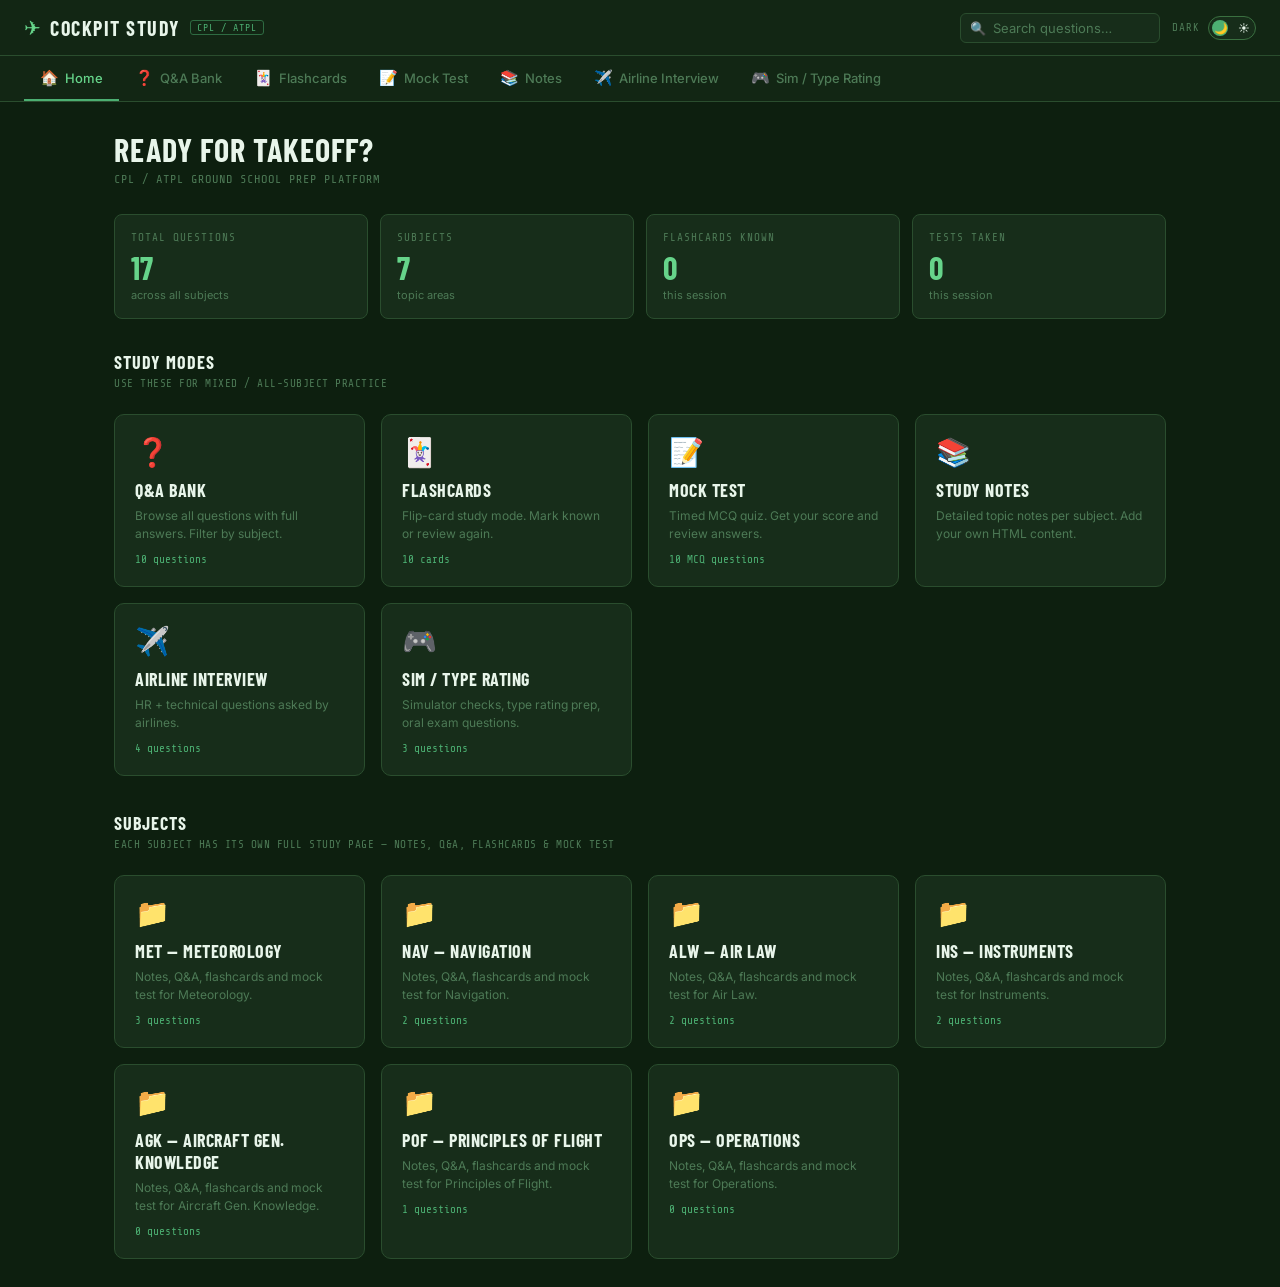
<file: index.html>
<!DOCTYPE html>
<html lang="en" data-theme="dark">
<head>
<meta charset="UTF-8" /><meta name="viewport" content="width=device-width, initial-scale=1.0" />
<title>ATPL/CPL Prep — Cockpit Study</title>
<link href="https://fonts.googleapis.com/css2?family=Share+Tech+Mono&family=Inter:wght@400;500;600&family=Barlow+Condensed:wght@600;700&display=swap" rel="stylesheet" />
<link rel="stylesheet" href="data/style.css" />
</head>
<body>
<header class="topbar">
  <div class="topbar-brand">
    <div class="brand-icon">✈</div>
    <div class="brand-name">Cockpit Study</div>
    <div class="brand-tag">CPL / ATPL</div>
  </div>
  <div class="topbar-right">
    <div class="search-wrap">
      <span class="search-icon">🔍</span>
      <input type="text" id="globalSearch" placeholder="Search questions…" oninput="handleSearch(this.value)" />
    </div>
    <div class="theme-toggle" onclick="toggleTheme()" title="Toggle theme">
      <span class="theme-label" id="themeLabel">DARK</span>
      <div class="toggle-track">
        <div class="toggle-thumb"></div>
        <div class="toggle-icons"><span>🌙</span><span>☀️</span></div>
      </div>
    </div>
  </div>
</header>
<nav class="nav">
  <button class="nav-btn active" onclick="goPage('dashboard', this)"><span class="nav-icon">🏠</span> Home</button>
  <button class="nav-btn" onclick="goPage('qa', this)"><span class="nav-icon">❓</span> Q&A Bank</button>
  <button class="nav-btn" onclick="goPage('flash', this)"><span class="nav-icon">🃏</span> Flashcards</button>
  <button class="nav-btn" onclick="goPage('test', this)"><span class="nav-icon">📝</span> Mock Test</button>
  <button class="nav-btn" onclick="goPage('notes', this)"><span class="nav-icon">📚</span> Notes</button>
  <button class="nav-btn" onclick="goPage('airline', this)"><span class="nav-icon">✈️</span> Airline Interview</button>
  <button class="nav-btn" onclick="goPage('sim', this)"><span class="nav-icon">🎮</span> Sim / Type Rating</button>
</nav>
<main class="main">
<div class="page search-results-page" id="page-search">
  <div class="page-header"><div class="page-title">Search Results</div><div class="search-result-count" id="searchCount"></div></div>
  <div class="qa-list" id="searchList"></div>
</div>
<div class="page active" id="page-dashboard">
  <div class="dash-header"><div class="dash-title">Ready for Takeoff?</div><div class="dash-sub">CPL / ATPL GROUND SCHOOL PREP PLATFORM</div></div>
  <div class="dash-stats">
    <div class="stat-card"><div class="stat-label">Total Questions</div><div class="stat-value" id="statTotal">0</div><div class="stat-sub">across all subjects</div></div>
    <div class="stat-card"><div class="stat-label">Subjects</div><div class="stat-value" id="statSubjects">0</div><div class="stat-sub">topic areas</div></div>
    <div class="stat-card"><div class="stat-label">Flashcards Known</div><div class="stat-value" id="statKnown">0</div><div class="stat-sub">this session</div></div>
    <div class="stat-card"><div class="stat-label">Tests Taken</div><div class="stat-value" id="statTests">0</div><div class="stat-sub">this session</div></div>
  </div>
  <div class="page-header" style="margin-top:8px;"><div class="page-title" style="font-size:18px;">Study Modes</div><div class="page-sub">USE THESE FOR MIXED / ALL-SUBJECT PRACTICE</div></div>
  <div class="mode-cards">
    <div class="mode-card" onclick="goPage('qa',document.querySelector('[onclick*=\'qa\']'))"><div class="mode-card-icon">❓</div><div class="mode-card-title">Q&amp;A Bank</div><div class="mode-card-desc">Browse all questions with full answers. Filter by subject.</div><div class="mode-card-count" id="mcQa"></div></div>
    <div class="mode-card" onclick="goPage('flash',document.querySelector('[onclick*=\'flash\']'))"><div class="mode-card-icon">🃏</div><div class="mode-card-title">Flashcards</div><div class="mode-card-desc">Flip-card study mode. Mark known or review again.</div><div class="mode-card-count" id="mcFlash"></div></div>
    <div class="mode-card" onclick="goPage('test',document.querySelector('[onclick*=\'test\']'))"><div class="mode-card-icon">📝</div><div class="mode-card-title">Mock Test</div><div class="mode-card-desc">Timed MCQ quiz. Get your score and review answers.</div><div class="mode-card-count" id="mcTest"></div></div>
    <div class="mode-card" onclick="goPage('notes',document.querySelector('[onclick*=\'notes\']'))"><div class="mode-card-icon">📚</div><div class="mode-card-title">Study Notes</div><div class="mode-card-desc">Detailed topic notes per subject. Add your own HTML content.</div></div>
    <div class="mode-card" onclick="goPage('airline',document.querySelector('[onclick*=\'airline\']'))"><div class="mode-card-icon">✈️</div><div class="mode-card-title">Airline Interview</div><div class="mode-card-desc">HR + technical questions asked by airlines.</div><div class="mode-card-count" id="mcAirline"></div></div>
    <div class="mode-card" onclick="goPage('sim',document.querySelector('[onclick*=\'sim\']'))"><div class="mode-card-icon">🎮</div><div class="mode-card-title">Sim / Type Rating</div><div class="mode-card-desc">Simulator checks, type rating prep, oral exam questions.</div><div class="mode-card-count" id="mcSim"></div></div>
  </div>
  <div class="page-header" style="margin-top:36px;"><div class="page-title" style="font-size:18px;">Subjects</div><div class="page-sub">EACH SUBJECT HAS ITS OWN FULL STUDY PAGE — NOTES, Q&amp;A, FLASHCARDS &amp; MOCK TEST</div></div>
  <div class="mode-cards" id="subjectCards"></div>
</div>

<div class="page" id="page-qa">
  <div class="page-header"><div class="page-title">Q&amp;A Bank</div><div class="page-sub">CLICK A QUESTION TO REVEAL THE ANSWER</div></div>
  <div class="filter-bar" id="qaFilter"></div>
  <div class="qa-list" id="qaList"></div>
</div>

<div class="page" id="page-flash">
  <div class="page-header"><div class="page-title">Flashcards</div><div class="page-sub">CLICK THE CARD TO FLIP IT</div></div>
  <div class="flash-controls">
    <div class="filter-bar" id="flashFilter" style="margin-bottom:0;"></div>
    <div class="flash-progress-text" id="flashProgressText"></div>
  </div>
  <div class="flash-arena">
    <div class="flash-progress-bar"><div class="flash-progress-fill" id="flashBar"></div></div>
    <div class="flash-card-wrap" onclick="flipCard()">
      <div class="flash-card" id="flashCard">
        <div class="flash-face flash-front">
          <div class="flash-subject-badge" id="flashSubBadge"></div>
          <div class="flash-label">Question</div>
          <div class="flash-text" id="flashQ"></div>
          <div class="flash-tap-hint">tap to reveal answer</div>
        </div>
        <div class="flash-face flash-back">
          <div class="flash-label">Answer</div>
          <div class="flash-answer-text" id="flashA"></div>
        </div>
      </div>
    </div>
    <div class="flash-actions">
      <button class="flash-btn flash-btn-again" onclick="markCard(false)">↩ Review Again</button>
      <button class="flash-btn flash-btn-next" onclick="nextCard()">Skip →</button>
      <button class="flash-btn flash-btn-known" onclick="markCard(true)">✓ Known</button>
    </div>
  </div>
</div>

<div class="page" id="page-test">
  <div class="page-header"><div class="page-title">Mock Test</div><div class="page-sub">TIMED MCQ PRACTICE EXAM</div></div>
  <div class="test-setup" id="testSetup">
    <h2>Configure Test</h2>
    <div class="form-row"><label class="form-label">Subject</label><select class="form-select" id="testSubjectSelect"></select></div>
    <div class="form-row"><label class="form-label">Number of Questions</label>
      <select class="form-select" id="testNumQ">
        <option value="5">5 questions</option><option value="10" selected>10 questions</option>
        <option value="20">20 questions</option><option value="all">All available</option>
      </select>
    </div>
    <div class="form-row"><label class="form-label">Time per Question (seconds)</label>
      <select class="form-select" id="testTimeQ">
        <option value="0">No timer</option><option value="30">30 seconds</option>
        <option value="60" selected>60 seconds</option><option value="90">90 seconds</option><option value="120">2 minutes</option>
      </select>
    </div>
    <button class="start-btn" onclick="startTest()">Start Test →</button>
  </div>
  <div class="test-running" id="testRunning">
    <div class="test-header"><div class="test-meta" id="testMeta"></div><div class="test-timer" id="testTimer"></div></div>
    <div class="test-progress-bar"><div class="test-progress-fill" id="testBar"></div></div>
    <div class="test-question-card">
      <div class="test-qnum" id="testQNum"></div><div class="test-qtext" id="testQText"></div>
      <div class="test-options" id="testOptions"></div><div class="test-explanation" id="testExplanation"></div>
    </div>
    <div class="test-nav">
      <button class="test-nav-btn" onclick="endTestEarly()">End Test</button>
      <button class="test-nav-btn primary" id="testNextBtn" onclick="nextTestQ()" disabled>Next →</button>
    </div>
  </div>
  <div class="test-result" id="testResult">
    <div class="result-score" id="resultScore"></div><div class="result-label">SCORE</div>
    <div class="result-status" id="resultStatus"></div>
    <div class="result-breakdown">
      <div class="result-stat">Correct: <span id="resCorrect"></span></div>
      <div class="result-stat">Wrong: <span id="resWrong"></span></div>
      <div class="result-stat">Total: <span id="resTotal"></span></div>
    </div>
    <div style="margin-top:28px;"><button class="start-btn" style="max-width:220px;margin:0 auto;display:block;" onclick="resetTest()">Try Again</button></div>
  </div>
</div>

<div class="page" id="page-notes">
  <div class="page-header"><div class="page-title">Study Notes</div><div class="page-sub">SELECT A SUBJECT TO READ NOTES</div></div>
  <div class="notes-grid">
    <div class="notes-sidebar" id="notesSidebar"></div>
    <div class="notes-content" id="notesContent">
      <div class="empty-state"><div class="empty-state-icon">📖</div><p>Select a subject from the left to view notes.</p></div>
    </div>
  </div>
</div>

<div class="page" id="page-airline">
  <div class="page-header"><div class="page-title">Airline Interview Prep</div><div class="page-sub">HR + TECHNICAL QUESTIONS ASKED BY AIRLINES</div></div>
  <div class="filter-bar" id="airlineFilter"></div>
  <div class="qa-list" id="airlineList"></div>
</div>

<div class="page" id="page-sim">
  <div class="page-header"><div class="page-title">Simulator &amp; Type Rating</div><div class="page-sub">ORAL EXAM QUESTIONS &amp; SIM CHECK PREP</div></div>
  <div class="filter-bar" id="simFilter"></div>
  <div class="qa-list" id="simList"></div>
</div>
</main>
<script src="data/questions.js"></script>
<script>
const SCOPE = { dataPage: "ALL", subjects: "ALL" };
(function() {
  const folders = {"MET":"met","NAV":"nav","ALW":"alw","INS":"ins","POF":"pof","OPS":"ops","AGK":"agk"};
  const wrap = document.getElementById("subjectCards");
  if (!wrap) return;
  wrap.innerHTML = Object.entries(SUBJECTS).filter(([code]) => folders[code]).map(([code, label]) => {
    const count = DATA.filter(d => d.page === "main" && d.subject === code).length;
    return `<div class="mode-card" onclick="location.href='${folders[code]}/'">
      <div class="mode-card-icon">📁</div>
      <div class="mode-card-title">${code} — ${label}</div>
      <div class="mode-card-desc">Notes, Q&A, flashcards and mock test for ${label}.</div>
      <div class="mode-card-count">${count} questions</div>
    </div>`;
  }).join("");
})();
</script>
<script src="data/app.js"></script>
</body>
</html>
</file>
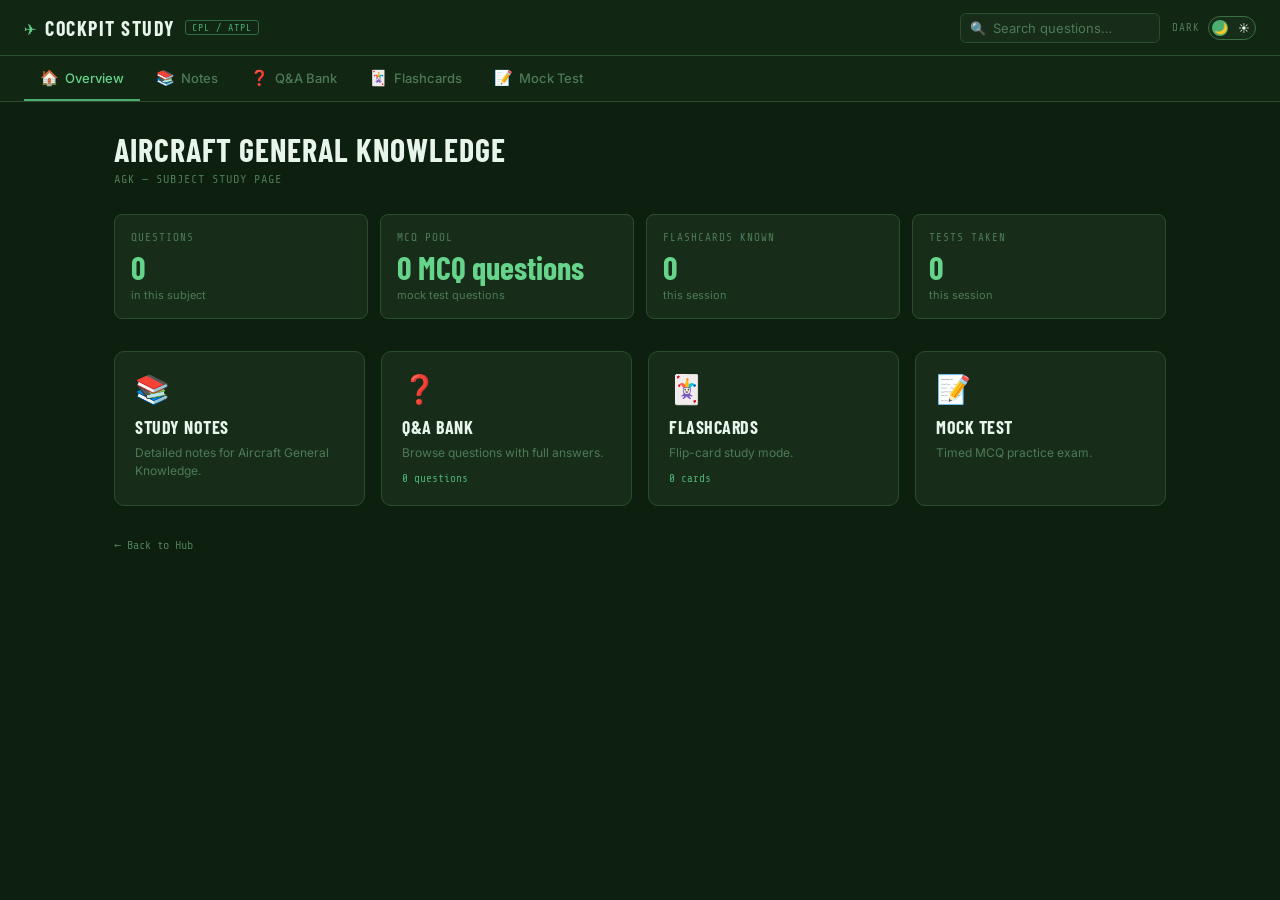
<file: agk/index.html>
<!DOCTYPE html>
<html lang="en" data-theme="dark">
<head>
<meta charset="UTF-8" /><meta name="viewport" content="width=device-width, initial-scale=1.0" />
<title>Aircraft General Knowledge — Cockpit Study</title>
<link href="https://fonts.googleapis.com/css2?family=Share+Tech+Mono&family=Inter:wght@400;500;600&family=Barlow+Condensed:wght@600;700&display=swap" rel="stylesheet" />
<link rel="stylesheet" href="../data/style.css" />
</head>
<body>
<header class="topbar">
  <div class="topbar-brand">
    <div class="brand-icon">✈</div>
    <div class="brand-name">Cockpit Study</div>
    <div class="brand-tag">CPL / ATPL</div>
  </div>
  <div class="topbar-right">
    <div class="search-wrap">
      <span class="search-icon">🔍</span>
      <input type="text" id="globalSearch" placeholder="Search questions…" oninput="handleSearch(this.value)" />
    </div>
    <div class="theme-toggle" onclick="toggleTheme()" title="Toggle theme">
      <span class="theme-label" id="themeLabel">DARK</span>
      <div class="toggle-track">
        <div class="toggle-thumb"></div>
        <div class="toggle-icons"><span>🌙</span><span>☀️</span></div>
      </div>
    </div>
  </div>
</header>
<nav class="nav">
  <button class="nav-btn active" onclick="goPage('dashboard', this)"><span class="nav-icon">🏠</span> Overview</button>
  <button class="nav-btn" onclick="goPage('notes', this)"><span class="nav-icon">📚</span> Notes</button>
  <button class="nav-btn" onclick="goPage('qa', this)"><span class="nav-icon">❓</span> Q&A Bank</button>
  <button class="nav-btn" onclick="goPage('flash', this)"><span class="nav-icon">🃏</span> Flashcards</button>
  <button class="nav-btn" onclick="goPage('test', this)"><span class="nav-icon">📝</span> Mock Test</button>
</nav>
<main class="main">
<div class="page search-results-page" id="page-search">
  <div class="page-header"><div class="page-title">Search Results</div><div class="search-result-count" id="searchCount"></div></div>
  <div class="qa-list" id="searchList"></div>
</div>
<div class="page active" id="page-dashboard">
  <div class="dash-header"><div class="dash-title">Aircraft General Knowledge</div><div class="dash-sub">AGK — SUBJECT STUDY PAGE</div></div>
  <div class="dash-stats">
    <div class="stat-card"><div class="stat-label">Questions</div><div class="stat-value" id="statTotal">0</div><div class="stat-sub">in this subject</div></div>
    <div class="stat-card"><div class="stat-label">MCQ Pool</div><div class="stat-value" id="mcTest">0</div><div class="stat-sub">mock test questions</div></div>
    <div class="stat-card"><div class="stat-label">Flashcards Known</div><div class="stat-value" id="statKnown">0</div><div class="stat-sub">this session</div></div>
    <div class="stat-card"><div class="stat-label">Tests Taken</div><div class="stat-value" id="statTests">0</div><div class="stat-sub">this session</div></div>
  </div>
  <div class="mode-cards">
    <div class="mode-card" onclick="goPage('notes',document.querySelector('[onclick*=\'notes\']'))"><div class="mode-card-icon">📚</div><div class="mode-card-title">Study Notes</div><div class="mode-card-desc">Detailed notes for Aircraft General Knowledge.</div></div>
    <div class="mode-card" onclick="goPage('qa',document.querySelector('[onclick*=\'qa\']'))"><div class="mode-card-icon">❓</div><div class="mode-card-title">Q&amp;A Bank</div><div class="mode-card-desc">Browse questions with full answers.</div><div class="mode-card-count" id="mcQa"></div></div>
    <div class="mode-card" onclick="goPage('flash',document.querySelector('[onclick*=\'flash\']'))"><div class="mode-card-icon">🃏</div><div class="mode-card-title">Flashcards</div><div class="mode-card-desc">Flip-card study mode.</div><div class="mode-card-count" id="mcFlash"></div></div>
    <div class="mode-card" onclick="goPage('test',document.querySelector('[onclick*=\'test\']'))"><div class="mode-card-icon">📝</div><div class="mode-card-title">Mock Test</div><div class="mode-card-desc">Timed MCQ practice exam.</div></div>
  </div>
  <div style="margin-top:28px;"><a href="../" style="font-family:var(--mono);font-size:12px;color:var(--text-muted);text-decoration:none;">← Back to Hub</a></div>
</div>

<div class="page" id="page-notes">
  <div class="page-header"><div class="page-title">Study Notes</div><div class="page-sub">SELECT A SUBJECT TO READ NOTES</div></div>
  <div class="notes-grid">
    <div class="notes-sidebar" id="notesSidebar"></div>
    <div class="notes-content" id="notesContent">
      <div class="empty-state"><div class="empty-state-icon">📖</div><p>Select a subject from the left to view notes.</p></div>
    </div>
  </div>
</div>

<div class="page" id="page-qa">
  <div class="page-header"><div class="page-title">Q&amp;A Bank</div><div class="page-sub">CLICK A QUESTION TO REVEAL THE ANSWER</div></div>
  <div class="filter-bar" id="qaFilter"></div>
  <div class="qa-list" id="qaList"></div>
</div>

<div class="page" id="page-flash">
  <div class="page-header"><div class="page-title">Flashcards</div><div class="page-sub">CLICK THE CARD TO FLIP IT</div></div>
  <div class="flash-controls">
    <div class="filter-bar" id="flashFilter" style="margin-bottom:0;"></div>
    <div class="flash-progress-text" id="flashProgressText"></div>
  </div>
  <div class="flash-arena">
    <div class="flash-progress-bar"><div class="flash-progress-fill" id="flashBar"></div></div>
    <div class="flash-card-wrap" onclick="flipCard()">
      <div class="flash-card" id="flashCard">
        <div class="flash-face flash-front">
          <div class="flash-subject-badge" id="flashSubBadge"></div>
          <div class="flash-label">Question</div>
          <div class="flash-text" id="flashQ"></div>
          <div class="flash-tap-hint">tap to reveal answer</div>
        </div>
        <div class="flash-face flash-back">
          <div class="flash-label">Answer</div>
          <div class="flash-answer-text" id="flashA"></div>
        </div>
      </div>
    </div>
    <div class="flash-actions">
      <button class="flash-btn flash-btn-again" onclick="markCard(false)">↩ Review Again</button>
      <button class="flash-btn flash-btn-next" onclick="nextCard()">Skip →</button>
      <button class="flash-btn flash-btn-known" onclick="markCard(true)">✓ Known</button>
    </div>
  </div>
</div>

<div class="page" id="page-test">
  <div class="page-header"><div class="page-title">Mock Test</div><div class="page-sub">TIMED MCQ PRACTICE EXAM</div></div>
  <div class="test-setup" id="testSetup">
    <h2>Configure Test</h2>
    <div class="form-row"><label class="form-label">Subject</label><select class="form-select" id="testSubjectSelect"></select></div>
    <div class="form-row"><label class="form-label">Number of Questions</label>
      <select class="form-select" id="testNumQ">
        <option value="5">5 questions</option><option value="10" selected>10 questions</option>
        <option value="20">20 questions</option><option value="all">All available</option>
      </select>
    </div>
    <div class="form-row"><label class="form-label">Time per Question (seconds)</label>
      <select class="form-select" id="testTimeQ">
        <option value="0">No timer</option><option value="30">30 seconds</option>
        <option value="60" selected>60 seconds</option><option value="90">90 seconds</option><option value="120">2 minutes</option>
      </select>
    </div>
    <button class="start-btn" onclick="startTest()">Start Test →</button>
  </div>
  <div class="test-running" id="testRunning">
    <div class="test-header"><div class="test-meta" id="testMeta"></div><div class="test-timer" id="testTimer"></div></div>
    <div class="test-progress-bar"><div class="test-progress-fill" id="testBar"></div></div>
    <div class="test-question-card">
      <div class="test-qnum" id="testQNum"></div><div class="test-qtext" id="testQText"></div>
      <div class="test-options" id="testOptions"></div><div class="test-explanation" id="testExplanation"></div>
    </div>
    <div class="test-nav">
      <button class="test-nav-btn" onclick="endTestEarly()">End Test</button>
      <button class="test-nav-btn primary" id="testNextBtn" onclick="nextTestQ()" disabled>Next →</button>
    </div>
  </div>
  <div class="test-result" id="testResult">
    <div class="result-score" id="resultScore"></div><div class="result-label">SCORE</div>
    <div class="result-status" id="resultStatus"></div>
    <div class="result-breakdown">
      <div class="result-stat">Correct: <span id="resCorrect"></span></div>
      <div class="result-stat">Wrong: <span id="resWrong"></span></div>
      <div class="result-stat">Total: <span id="resTotal"></span></div>
    </div>
    <div style="margin-top:28px;"><button class="start-btn" style="max-width:220px;margin:0 auto;display:block;" onclick="resetTest()">Try Again</button></div>
  </div>
</div>
</main>
<script src="../data/questions.js"></script>
<script>
const SCOPE = { dataPage: "main", subjects: ["AGK"] };
</script>
<script src="../data/app.js"></script>
</body>
</html>
</file>
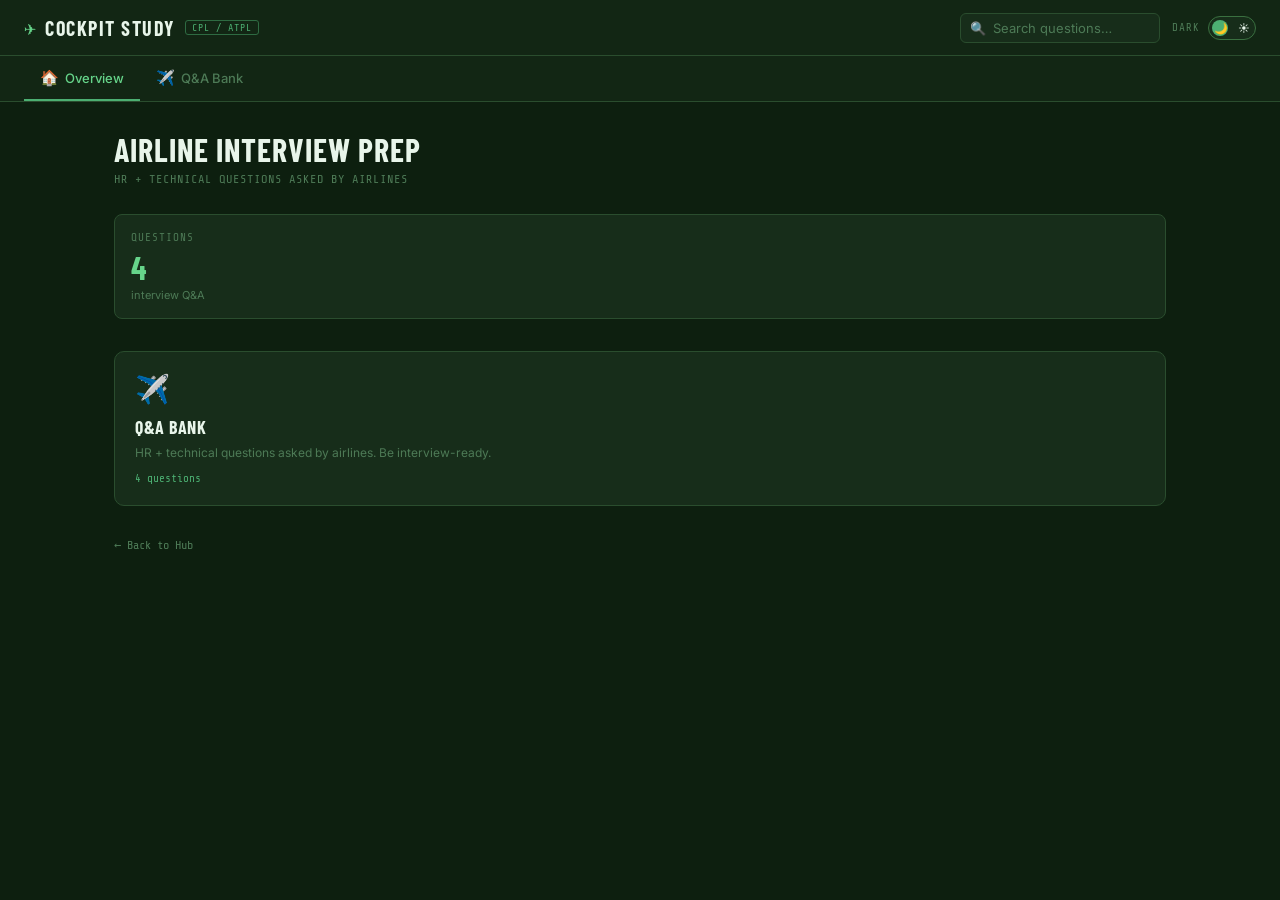
<file: airline/index.html>
<!DOCTYPE html>
<html lang="en" data-theme="dark">
<head>
<meta charset="UTF-8" /><meta name="viewport" content="width=device-width, initial-scale=1.0" />
<title>Airline Interview Prep — Cockpit Study</title>
<link href="https://fonts.googleapis.com/css2?family=Share+Tech+Mono&family=Inter:wght@400;500;600&family=Barlow+Condensed:wght@600;700&display=swap" rel="stylesheet" />
<link rel="stylesheet" href="../data/style.css" />
</head>
<body>
<header class="topbar">
  <div class="topbar-brand">
    <div class="brand-icon">✈</div>
    <div class="brand-name">Cockpit Study</div>
    <div class="brand-tag">CPL / ATPL</div>
  </div>
  <div class="topbar-right">
    <div class="search-wrap">
      <span class="search-icon">🔍</span>
      <input type="text" id="globalSearch" placeholder="Search questions…" oninput="handleSearch(this.value)" />
    </div>
    <div class="theme-toggle" onclick="toggleTheme()" title="Toggle theme">
      <span class="theme-label" id="themeLabel">DARK</span>
      <div class="toggle-track">
        <div class="toggle-thumb"></div>
        <div class="toggle-icons"><span>🌙</span><span>☀️</span></div>
      </div>
    </div>
  </div>
</header>
<nav class="nav">
  <button class="nav-btn active" onclick="goPage('dashboard', this)"><span class="nav-icon">🏠</span> Overview</button>
  <button class="nav-btn" onclick="goPage('airline', this)"><span class="nav-icon">✈️</span> Q&A Bank</button>
</nav>
<main class="main">
<div class="page search-results-page" id="page-search">
  <div class="page-header"><div class="page-title">Search Results</div><div class="search-result-count" id="searchCount"></div></div>
  <div class="qa-list" id="searchList"></div>
</div>
<div class="page active" id="page-dashboard">
  <div class="dash-header"><div class="dash-title">Airline Interview Prep</div><div class="dash-sub">HR + TECHNICAL QUESTIONS ASKED BY AIRLINES</div></div>
  <div class="dash-stats"><div class="stat-card"><div class="stat-label">Questions</div><div class="stat-value" id="statTotal">0</div><div class="stat-sub">interview Q&amp;A</div></div></div>
  <div class="mode-cards"><div class="mode-card" onclick="goPage('airline',document.querySelector('[onclick*=\'airline\']'))"><div class="mode-card-icon">✈️</div><div class="mode-card-title">Q&amp;A Bank</div><div class="mode-card-desc">HR + technical questions asked by airlines. Be interview-ready.</div><div class="mode-card-count" id="mcAirline"></div></div></div>
  <div style="margin-top:28px;"><a href="../" style="font-family:var(--mono);font-size:12px;color:var(--text-muted);text-decoration:none;">← Back to Hub</a></div>
</div>

<div class="page" id="page-airline">
  <div class="page-header"><div class="page-title">Airline Interview Prep</div><div class="page-sub">HR + TECHNICAL QUESTIONS ASKED BY AIRLINES</div></div>
  <div class="filter-bar" id="airlineFilter"></div>
  <div class="qa-list" id="airlineList"></div>
</div>
</main>
<script src="../data/questions.js"></script>
<script>
const SCOPE = { dataPage: "airline", subjects: "ALL" };
</script>
<script src="../data/app.js"></script>
</body>
</html>
</file>
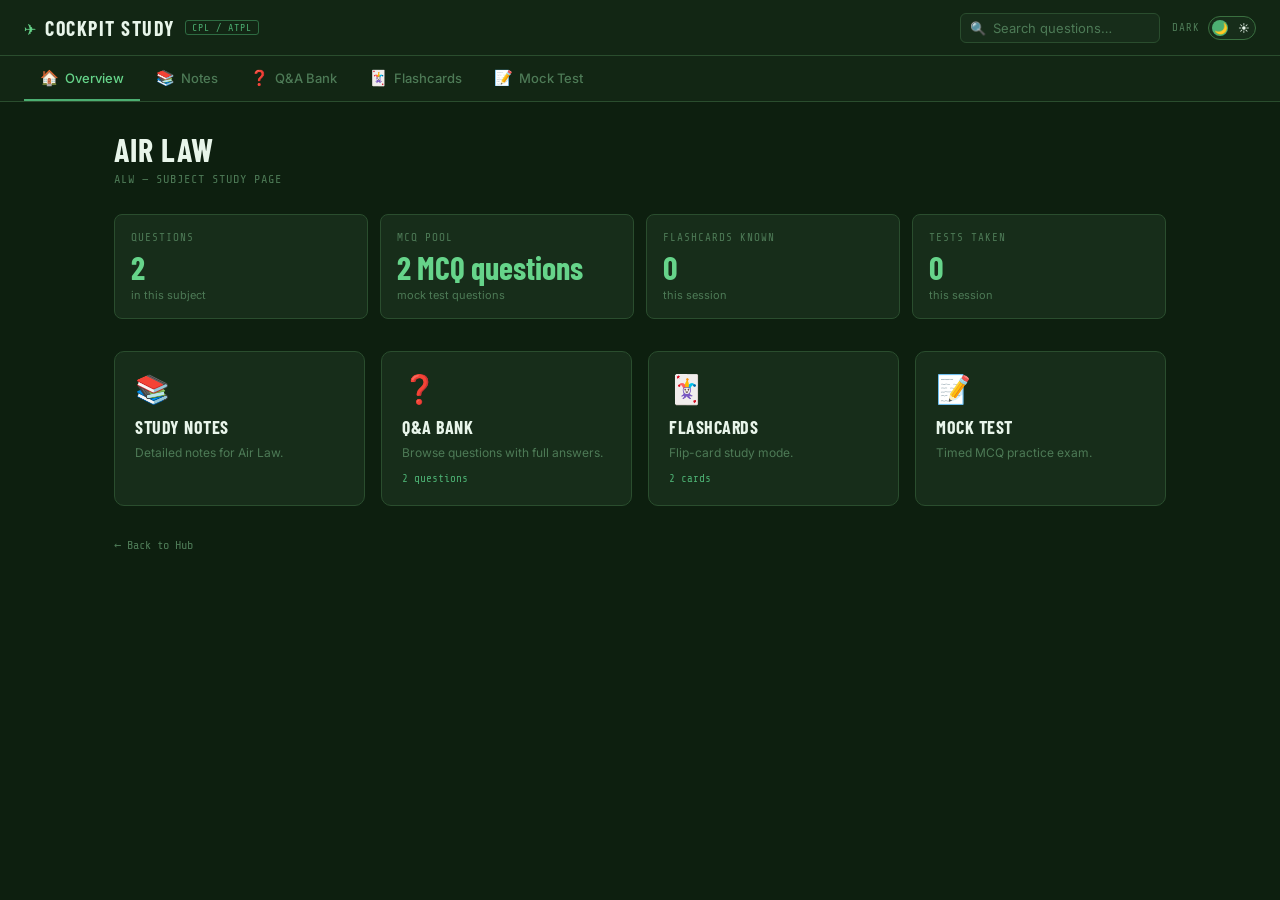
<file: alw/index.html>
<!DOCTYPE html>
<html lang="en" data-theme="dark">
<head>
<meta charset="UTF-8" /><meta name="viewport" content="width=device-width, initial-scale=1.0" />
<title>Air Law — Cockpit Study</title>
<link href="https://fonts.googleapis.com/css2?family=Share+Tech+Mono&family=Inter:wght@400;500;600&family=Barlow+Condensed:wght@600;700&display=swap" rel="stylesheet" />
<link rel="stylesheet" href="../data/style.css" />
</head>
<body>
<header class="topbar">
  <div class="topbar-brand">
    <div class="brand-icon">✈</div>
    <div class="brand-name">Cockpit Study</div>
    <div class="brand-tag">CPL / ATPL</div>
  </div>
  <div class="topbar-right">
    <div class="search-wrap">
      <span class="search-icon">🔍</span>
      <input type="text" id="globalSearch" placeholder="Search questions…" oninput="handleSearch(this.value)" />
    </div>
    <div class="theme-toggle" onclick="toggleTheme()" title="Toggle theme">
      <span class="theme-label" id="themeLabel">DARK</span>
      <div class="toggle-track">
        <div class="toggle-thumb"></div>
        <div class="toggle-icons"><span>🌙</span><span>☀️</span></div>
      </div>
    </div>
  </div>
</header>
<nav class="nav">
  <button class="nav-btn active" onclick="goPage('dashboard', this)"><span class="nav-icon">🏠</span> Overview</button>
  <button class="nav-btn" onclick="goPage('notes', this)"><span class="nav-icon">📚</span> Notes</button>
  <button class="nav-btn" onclick="goPage('qa', this)"><span class="nav-icon">❓</span> Q&A Bank</button>
  <button class="nav-btn" onclick="goPage('flash', this)"><span class="nav-icon">🃏</span> Flashcards</button>
  <button class="nav-btn" onclick="goPage('test', this)"><span class="nav-icon">📝</span> Mock Test</button>
</nav>
<main class="main">
<div class="page search-results-page" id="page-search">
  <div class="page-header"><div class="page-title">Search Results</div><div class="search-result-count" id="searchCount"></div></div>
  <div class="qa-list" id="searchList"></div>
</div>
<div class="page active" id="page-dashboard">
  <div class="dash-header"><div class="dash-title">Air Law</div><div class="dash-sub">ALW — SUBJECT STUDY PAGE</div></div>
  <div class="dash-stats">
    <div class="stat-card"><div class="stat-label">Questions</div><div class="stat-value" id="statTotal">0</div><div class="stat-sub">in this subject</div></div>
    <div class="stat-card"><div class="stat-label">MCQ Pool</div><div class="stat-value" id="mcTest">0</div><div class="stat-sub">mock test questions</div></div>
    <div class="stat-card"><div class="stat-label">Flashcards Known</div><div class="stat-value" id="statKnown">0</div><div class="stat-sub">this session</div></div>
    <div class="stat-card"><div class="stat-label">Tests Taken</div><div class="stat-value" id="statTests">0</div><div class="stat-sub">this session</div></div>
  </div>
  <div class="mode-cards">
    <div class="mode-card" onclick="goPage('notes',document.querySelector('[onclick*=\'notes\']'))"><div class="mode-card-icon">📚</div><div class="mode-card-title">Study Notes</div><div class="mode-card-desc">Detailed notes for Air Law.</div></div>
    <div class="mode-card" onclick="goPage('qa',document.querySelector('[onclick*=\'qa\']'))"><div class="mode-card-icon">❓</div><div class="mode-card-title">Q&amp;A Bank</div><div class="mode-card-desc">Browse questions with full answers.</div><div class="mode-card-count" id="mcQa"></div></div>
    <div class="mode-card" onclick="goPage('flash',document.querySelector('[onclick*=\'flash\']'))"><div class="mode-card-icon">🃏</div><div class="mode-card-title">Flashcards</div><div class="mode-card-desc">Flip-card study mode.</div><div class="mode-card-count" id="mcFlash"></div></div>
    <div class="mode-card" onclick="goPage('test',document.querySelector('[onclick*=\'test\']'))"><div class="mode-card-icon">📝</div><div class="mode-card-title">Mock Test</div><div class="mode-card-desc">Timed MCQ practice exam.</div></div>
  </div>
  <div style="margin-top:28px;"><a href="../" style="font-family:var(--mono);font-size:12px;color:var(--text-muted);text-decoration:none;">← Back to Hub</a></div>
</div>

<div class="page" id="page-notes">
  <div class="page-header"><div class="page-title">Study Notes</div><div class="page-sub">SELECT A SUBJECT TO READ NOTES</div></div>
  <div class="notes-grid">
    <div class="notes-sidebar" id="notesSidebar"></div>
    <div class="notes-content" id="notesContent">
      <div class="empty-state"><div class="empty-state-icon">📖</div><p>Select a subject from the left to view notes.</p></div>
    </div>
  </div>
</div>

<div class="page" id="page-qa">
  <div class="page-header"><div class="page-title">Q&amp;A Bank</div><div class="page-sub">CLICK A QUESTION TO REVEAL THE ANSWER</div></div>
  <div class="filter-bar" id="qaFilter"></div>
  <div class="qa-list" id="qaList"></div>
</div>

<div class="page" id="page-flash">
  <div class="page-header"><div class="page-title">Flashcards</div><div class="page-sub">CLICK THE CARD TO FLIP IT</div></div>
  <div class="flash-controls">
    <div class="filter-bar" id="flashFilter" style="margin-bottom:0;"></div>
    <div class="flash-progress-text" id="flashProgressText"></div>
  </div>
  <div class="flash-arena">
    <div class="flash-progress-bar"><div class="flash-progress-fill" id="flashBar"></div></div>
    <div class="flash-card-wrap" onclick="flipCard()">
      <div class="flash-card" id="flashCard">
        <div class="flash-face flash-front">
          <div class="flash-subject-badge" id="flashSubBadge"></div>
          <div class="flash-label">Question</div>
          <div class="flash-text" id="flashQ"></div>
          <div class="flash-tap-hint">tap to reveal answer</div>
        </div>
        <div class="flash-face flash-back">
          <div class="flash-label">Answer</div>
          <div class="flash-answer-text" id="flashA"></div>
        </div>
      </div>
    </div>
    <div class="flash-actions">
      <button class="flash-btn flash-btn-again" onclick="markCard(false)">↩ Review Again</button>
      <button class="flash-btn flash-btn-next" onclick="nextCard()">Skip →</button>
      <button class="flash-btn flash-btn-known" onclick="markCard(true)">✓ Known</button>
    </div>
  </div>
</div>

<div class="page" id="page-test">
  <div class="page-header"><div class="page-title">Mock Test</div><div class="page-sub">TIMED MCQ PRACTICE EXAM</div></div>
  <div class="test-setup" id="testSetup">
    <h2>Configure Test</h2>
    <div class="form-row"><label class="form-label">Subject</label><select class="form-select" id="testSubjectSelect"></select></div>
    <div class="form-row"><label class="form-label">Number of Questions</label>
      <select class="form-select" id="testNumQ">
        <option value="5">5 questions</option><option value="10" selected>10 questions</option>
        <option value="20">20 questions</option><option value="all">All available</option>
      </select>
    </div>
    <div class="form-row"><label class="form-label">Time per Question (seconds)</label>
      <select class="form-select" id="testTimeQ">
        <option value="0">No timer</option><option value="30">30 seconds</option>
        <option value="60" selected>60 seconds</option><option value="90">90 seconds</option><option value="120">2 minutes</option>
      </select>
    </div>
    <button class="start-btn" onclick="startTest()">Start Test →</button>
  </div>
  <div class="test-running" id="testRunning">
    <div class="test-header"><div class="test-meta" id="testMeta"></div><div class="test-timer" id="testTimer"></div></div>
    <div class="test-progress-bar"><div class="test-progress-fill" id="testBar"></div></div>
    <div class="test-question-card">
      <div class="test-qnum" id="testQNum"></div><div class="test-qtext" id="testQText"></div>
      <div class="test-options" id="testOptions"></div><div class="test-explanation" id="testExplanation"></div>
    </div>
    <div class="test-nav">
      <button class="test-nav-btn" onclick="endTestEarly()">End Test</button>
      <button class="test-nav-btn primary" id="testNextBtn" onclick="nextTestQ()" disabled>Next →</button>
    </div>
  </div>
  <div class="test-result" id="testResult">
    <div class="result-score" id="resultScore"></div><div class="result-label">SCORE</div>
    <div class="result-status" id="resultStatus"></div>
    <div class="result-breakdown">
      <div class="result-stat">Correct: <span id="resCorrect"></span></div>
      <div class="result-stat">Wrong: <span id="resWrong"></span></div>
      <div class="result-stat">Total: <span id="resTotal"></span></div>
    </div>
    <div style="margin-top:28px;"><button class="start-btn" style="max-width:220px;margin:0 auto;display:block;" onclick="resetTest()">Try Again</button></div>
  </div>
</div>
</main>
<script src="../data/questions.js"></script>
<script>
const SCOPE = { dataPage: "main", subjects: ["ALW"] };
</script>
<script src="../data/app.js"></script>
</body>
</html>
</file>
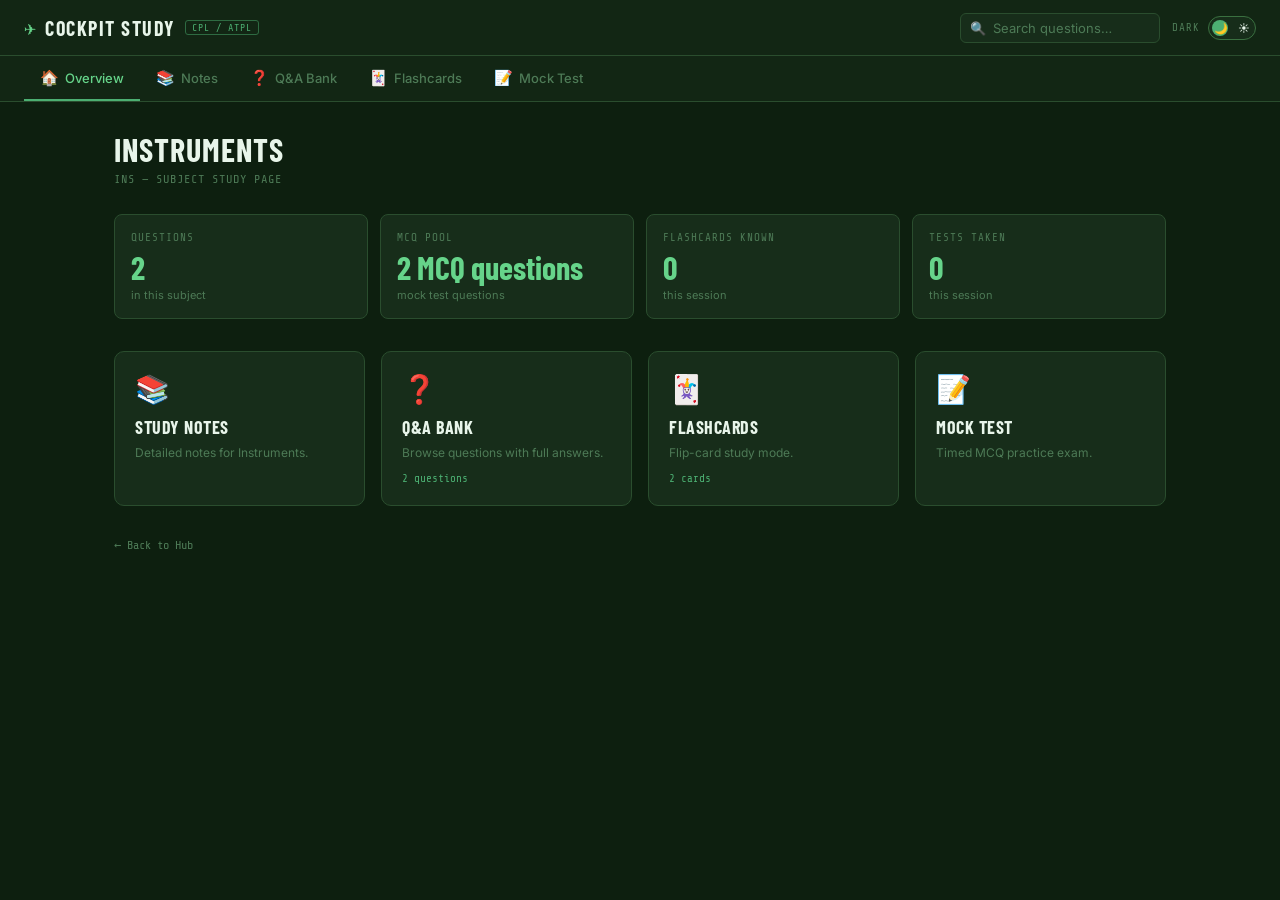
<file: ins/index.html>
<!DOCTYPE html>
<html lang="en" data-theme="dark">
<head>
<meta charset="UTF-8" /><meta name="viewport" content="width=device-width, initial-scale=1.0" />
<title>Instruments — Cockpit Study</title>
<link href="https://fonts.googleapis.com/css2?family=Share+Tech+Mono&family=Inter:wght@400;500;600&family=Barlow+Condensed:wght@600;700&display=swap" rel="stylesheet" />
<link rel="stylesheet" href="../data/style.css" />
</head>
<body>
<header class="topbar">
  <div class="topbar-brand">
    <div class="brand-icon">✈</div>
    <div class="brand-name">Cockpit Study</div>
    <div class="brand-tag">CPL / ATPL</div>
  </div>
  <div class="topbar-right">
    <div class="search-wrap">
      <span class="search-icon">🔍</span>
      <input type="text" id="globalSearch" placeholder="Search questions…" oninput="handleSearch(this.value)" />
    </div>
    <div class="theme-toggle" onclick="toggleTheme()" title="Toggle theme">
      <span class="theme-label" id="themeLabel">DARK</span>
      <div class="toggle-track">
        <div class="toggle-thumb"></div>
        <div class="toggle-icons"><span>🌙</span><span>☀️</span></div>
      </div>
    </div>
  </div>
</header>
<nav class="nav">
  <button class="nav-btn active" onclick="goPage('dashboard', this)"><span class="nav-icon">🏠</span> Overview</button>
  <button class="nav-btn" onclick="goPage('notes', this)"><span class="nav-icon">📚</span> Notes</button>
  <button class="nav-btn" onclick="goPage('qa', this)"><span class="nav-icon">❓</span> Q&A Bank</button>
  <button class="nav-btn" onclick="goPage('flash', this)"><span class="nav-icon">🃏</span> Flashcards</button>
  <button class="nav-btn" onclick="goPage('test', this)"><span class="nav-icon">📝</span> Mock Test</button>
</nav>
<main class="main">
<div class="page search-results-page" id="page-search">
  <div class="page-header"><div class="page-title">Search Results</div><div class="search-result-count" id="searchCount"></div></div>
  <div class="qa-list" id="searchList"></div>
</div>
<div class="page active" id="page-dashboard">
  <div class="dash-header"><div class="dash-title">Instruments</div><div class="dash-sub">INS — SUBJECT STUDY PAGE</div></div>
  <div class="dash-stats">
    <div class="stat-card"><div class="stat-label">Questions</div><div class="stat-value" id="statTotal">0</div><div class="stat-sub">in this subject</div></div>
    <div class="stat-card"><div class="stat-label">MCQ Pool</div><div class="stat-value" id="mcTest">0</div><div class="stat-sub">mock test questions</div></div>
    <div class="stat-card"><div class="stat-label">Flashcards Known</div><div class="stat-value" id="statKnown">0</div><div class="stat-sub">this session</div></div>
    <div class="stat-card"><div class="stat-label">Tests Taken</div><div class="stat-value" id="statTests">0</div><div class="stat-sub">this session</div></div>
  </div>
  <div class="mode-cards">
    <div class="mode-card" onclick="goPage('notes',document.querySelector('[onclick*=\'notes\']'))"><div class="mode-card-icon">📚</div><div class="mode-card-title">Study Notes</div><div class="mode-card-desc">Detailed notes for Instruments.</div></div>
    <div class="mode-card" onclick="goPage('qa',document.querySelector('[onclick*=\'qa\']'))"><div class="mode-card-icon">❓</div><div class="mode-card-title">Q&amp;A Bank</div><div class="mode-card-desc">Browse questions with full answers.</div><div class="mode-card-count" id="mcQa"></div></div>
    <div class="mode-card" onclick="goPage('flash',document.querySelector('[onclick*=\'flash\']'))"><div class="mode-card-icon">🃏</div><div class="mode-card-title">Flashcards</div><div class="mode-card-desc">Flip-card study mode.</div><div class="mode-card-count" id="mcFlash"></div></div>
    <div class="mode-card" onclick="goPage('test',document.querySelector('[onclick*=\'test\']'))"><div class="mode-card-icon">📝</div><div class="mode-card-title">Mock Test</div><div class="mode-card-desc">Timed MCQ practice exam.</div></div>
  </div>
  <div style="margin-top:28px;"><a href="../" style="font-family:var(--mono);font-size:12px;color:var(--text-muted);text-decoration:none;">← Back to Hub</a></div>
</div>

<div class="page" id="page-notes">
  <div class="page-header"><div class="page-title">Study Notes</div><div class="page-sub">SELECT A SUBJECT TO READ NOTES</div></div>
  <div class="notes-grid">
    <div class="notes-sidebar" id="notesSidebar"></div>
    <div class="notes-content" id="notesContent">
      <div class="empty-state"><div class="empty-state-icon">📖</div><p>Select a subject from the left to view notes.</p></div>
    </div>
  </div>
</div>

<div class="page" id="page-qa">
  <div class="page-header"><div class="page-title">Q&amp;A Bank</div><div class="page-sub">CLICK A QUESTION TO REVEAL THE ANSWER</div></div>
  <div class="filter-bar" id="qaFilter"></div>
  <div class="qa-list" id="qaList"></div>
</div>

<div class="page" id="page-flash">
  <div class="page-header"><div class="page-title">Flashcards</div><div class="page-sub">CLICK THE CARD TO FLIP IT</div></div>
  <div class="flash-controls">
    <div class="filter-bar" id="flashFilter" style="margin-bottom:0;"></div>
    <div class="flash-progress-text" id="flashProgressText"></div>
  </div>
  <div class="flash-arena">
    <div class="flash-progress-bar"><div class="flash-progress-fill" id="flashBar"></div></div>
    <div class="flash-card-wrap" onclick="flipCard()">
      <div class="flash-card" id="flashCard">
        <div class="flash-face flash-front">
          <div class="flash-subject-badge" id="flashSubBadge"></div>
          <div class="flash-label">Question</div>
          <div class="flash-text" id="flashQ"></div>
          <div class="flash-tap-hint">tap to reveal answer</div>
        </div>
        <div class="flash-face flash-back">
          <div class="flash-label">Answer</div>
          <div class="flash-answer-text" id="flashA"></div>
        </div>
      </div>
    </div>
    <div class="flash-actions">
      <button class="flash-btn flash-btn-again" onclick="markCard(false)">↩ Review Again</button>
      <button class="flash-btn flash-btn-next" onclick="nextCard()">Skip →</button>
      <button class="flash-btn flash-btn-known" onclick="markCard(true)">✓ Known</button>
    </div>
  </div>
</div>

<div class="page" id="page-test">
  <div class="page-header"><div class="page-title">Mock Test</div><div class="page-sub">TIMED MCQ PRACTICE EXAM</div></div>
  <div class="test-setup" id="testSetup">
    <h2>Configure Test</h2>
    <div class="form-row"><label class="form-label">Subject</label><select class="form-select" id="testSubjectSelect"></select></div>
    <div class="form-row"><label class="form-label">Number of Questions</label>
      <select class="form-select" id="testNumQ">
        <option value="5">5 questions</option><option value="10" selected>10 questions</option>
        <option value="20">20 questions</option><option value="all">All available</option>
      </select>
    </div>
    <div class="form-row"><label class="form-label">Time per Question (seconds)</label>
      <select class="form-select" id="testTimeQ">
        <option value="0">No timer</option><option value="30">30 seconds</option>
        <option value="60" selected>60 seconds</option><option value="90">90 seconds</option><option value="120">2 minutes</option>
      </select>
    </div>
    <button class="start-btn" onclick="startTest()">Start Test →</button>
  </div>
  <div class="test-running" id="testRunning">
    <div class="test-header"><div class="test-meta" id="testMeta"></div><div class="test-timer" id="testTimer"></div></div>
    <div class="test-progress-bar"><div class="test-progress-fill" id="testBar"></div></div>
    <div class="test-question-card">
      <div class="test-qnum" id="testQNum"></div><div class="test-qtext" id="testQText"></div>
      <div class="test-options" id="testOptions"></div><div class="test-explanation" id="testExplanation"></div>
    </div>
    <div class="test-nav">
      <button class="test-nav-btn" onclick="endTestEarly()">End Test</button>
      <button class="test-nav-btn primary" id="testNextBtn" onclick="nextTestQ()" disabled>Next →</button>
    </div>
  </div>
  <div class="test-result" id="testResult">
    <div class="result-score" id="resultScore"></div><div class="result-label">SCORE</div>
    <div class="result-status" id="resultStatus"></div>
    <div class="result-breakdown">
      <div class="result-stat">Correct: <span id="resCorrect"></span></div>
      <div class="result-stat">Wrong: <span id="resWrong"></span></div>
      <div class="result-stat">Total: <span id="resTotal"></span></div>
    </div>
    <div style="margin-top:28px;"><button class="start-btn" style="max-width:220px;margin:0 auto;display:block;" onclick="resetTest()">Try Again</button></div>
  </div>
</div>
</main>
<script src="../data/questions.js"></script>
<script>
const SCOPE = { dataPage: "main", subjects: ["INS"] };
</script>
<script src="../data/app.js"></script>
</body>
</html>
</file>
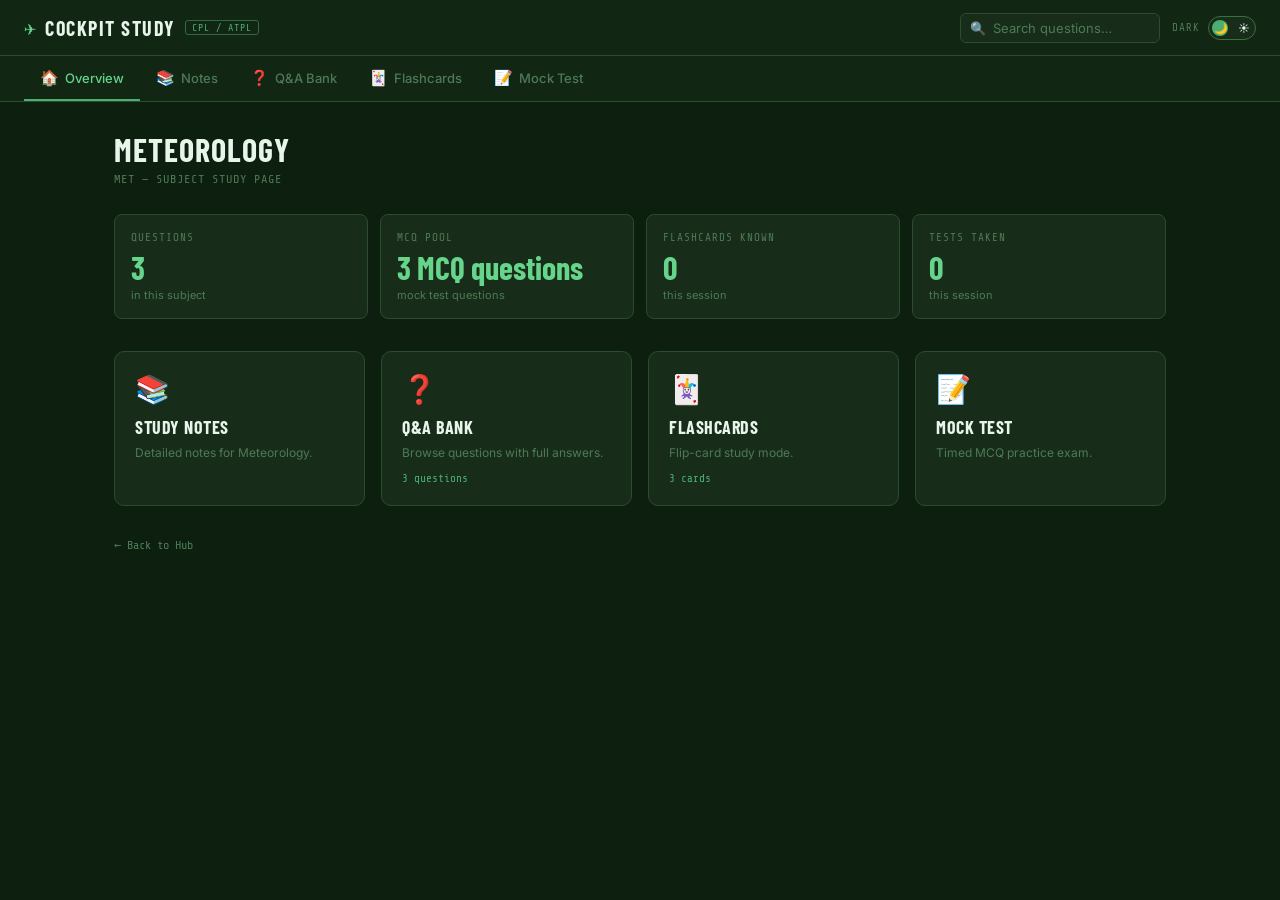
<file: met/index.html>
<!DOCTYPE html>
<html lang="en" data-theme="dark">
<head>
<meta charset="UTF-8" /><meta name="viewport" content="width=device-width, initial-scale=1.0" />
<title>Meteorology — Cockpit Study</title>
<link href="https://fonts.googleapis.com/css2?family=Share+Tech+Mono&family=Inter:wght@400;500;600&family=Barlow+Condensed:wght@600;700&display=swap" rel="stylesheet" />
<link rel="stylesheet" href="../data/style.css" />
</head>
<body>
<header class="topbar">
  <div class="topbar-brand">
    <div class="brand-icon">✈</div>
    <div class="brand-name">Cockpit Study</div>
    <div class="brand-tag">CPL / ATPL</div>
  </div>
  <div class="topbar-right">
    <div class="search-wrap">
      <span class="search-icon">🔍</span>
      <input type="text" id="globalSearch" placeholder="Search questions…" oninput="handleSearch(this.value)" />
    </div>
    <div class="theme-toggle" onclick="toggleTheme()" title="Toggle theme">
      <span class="theme-label" id="themeLabel">DARK</span>
      <div class="toggle-track">
        <div class="toggle-thumb"></div>
        <div class="toggle-icons"><span>🌙</span><span>☀️</span></div>
      </div>
    </div>
  </div>
</header>
<nav class="nav">
  <button class="nav-btn active" onclick="goPage('dashboard', this)"><span class="nav-icon">🏠</span> Overview</button>
  <button class="nav-btn" onclick="goPage('notes', this)"><span class="nav-icon">📚</span> Notes</button>
  <button class="nav-btn" onclick="goPage('qa', this)"><span class="nav-icon">❓</span> Q&A Bank</button>
  <button class="nav-btn" onclick="goPage('flash', this)"><span class="nav-icon">🃏</span> Flashcards</button>
  <button class="nav-btn" onclick="goPage('test', this)"><span class="nav-icon">📝</span> Mock Test</button>
</nav>
<main class="main">
<div class="page search-results-page" id="page-search">
  <div class="page-header"><div class="page-title">Search Results</div><div class="search-result-count" id="searchCount"></div></div>
  <div class="qa-list" id="searchList"></div>
</div>
<div class="page active" id="page-dashboard">
  <div class="dash-header"><div class="dash-title">Meteorology</div><div class="dash-sub">MET — SUBJECT STUDY PAGE</div></div>
  <div class="dash-stats">
    <div class="stat-card"><div class="stat-label">Questions</div><div class="stat-value" id="statTotal">0</div><div class="stat-sub">in this subject</div></div>
    <div class="stat-card"><div class="stat-label">MCQ Pool</div><div class="stat-value" id="mcTest">0</div><div class="stat-sub">mock test questions</div></div>
    <div class="stat-card"><div class="stat-label">Flashcards Known</div><div class="stat-value" id="statKnown">0</div><div class="stat-sub">this session</div></div>
    <div class="stat-card"><div class="stat-label">Tests Taken</div><div class="stat-value" id="statTests">0</div><div class="stat-sub">this session</div></div>
  </div>
  <div class="mode-cards">
    <div class="mode-card" onclick="goPage('notes',document.querySelector('[onclick*=\'notes\']'))"><div class="mode-card-icon">📚</div><div class="mode-card-title">Study Notes</div><div class="mode-card-desc">Detailed notes for Meteorology.</div></div>
    <div class="mode-card" onclick="goPage('qa',document.querySelector('[onclick*=\'qa\']'))"><div class="mode-card-icon">❓</div><div class="mode-card-title">Q&amp;A Bank</div><div class="mode-card-desc">Browse questions with full answers.</div><div class="mode-card-count" id="mcQa"></div></div>
    <div class="mode-card" onclick="goPage('flash',document.querySelector('[onclick*=\'flash\']'))"><div class="mode-card-icon">🃏</div><div class="mode-card-title">Flashcards</div><div class="mode-card-desc">Flip-card study mode.</div><div class="mode-card-count" id="mcFlash"></div></div>
    <div class="mode-card" onclick="goPage('test',document.querySelector('[onclick*=\'test\']'))"><div class="mode-card-icon">📝</div><div class="mode-card-title">Mock Test</div><div class="mode-card-desc">Timed MCQ practice exam.</div></div>
  </div>
  <div style="margin-top:28px;"><a href="../" style="font-family:var(--mono);font-size:12px;color:var(--text-muted);text-decoration:none;">← Back to Hub</a></div>
</div>

<div class="page" id="page-notes">
  <div class="page-header"><div class="page-title">Study Notes</div><div class="page-sub">SELECT A SUBJECT TO READ NOTES</div></div>
  <div class="notes-grid">
    <div class="notes-sidebar" id="notesSidebar"></div>
    <div class="notes-content" id="notesContent">
      <div class="empty-state"><div class="empty-state-icon">📖</div><p>Select a subject from the left to view notes.</p></div>
    </div>
  </div>
</div>

<div class="page" id="page-qa">
  <div class="page-header"><div class="page-title">Q&amp;A Bank</div><div class="page-sub">CLICK A QUESTION TO REVEAL THE ANSWER</div></div>
  <div class="filter-bar" id="qaFilter"></div>
  <div class="qa-list" id="qaList"></div>
</div>

<div class="page" id="page-flash">
  <div class="page-header"><div class="page-title">Flashcards</div><div class="page-sub">CLICK THE CARD TO FLIP IT</div></div>
  <div class="flash-controls">
    <div class="filter-bar" id="flashFilter" style="margin-bottom:0;"></div>
    <div class="flash-progress-text" id="flashProgressText"></div>
  </div>
  <div class="flash-arena">
    <div class="flash-progress-bar"><div class="flash-progress-fill" id="flashBar"></div></div>
    <div class="flash-card-wrap" onclick="flipCard()">
      <div class="flash-card" id="flashCard">
        <div class="flash-face flash-front">
          <div class="flash-subject-badge" id="flashSubBadge"></div>
          <div class="flash-label">Question</div>
          <div class="flash-text" id="flashQ"></div>
          <div class="flash-tap-hint">tap to reveal answer</div>
        </div>
        <div class="flash-face flash-back">
          <div class="flash-label">Answer</div>
          <div class="flash-answer-text" id="flashA"></div>
        </div>
      </div>
    </div>
    <div class="flash-actions">
      <button class="flash-btn flash-btn-again" onclick="markCard(false)">↩ Review Again</button>
      <button class="flash-btn flash-btn-next" onclick="nextCard()">Skip →</button>
      <button class="flash-btn flash-btn-known" onclick="markCard(true)">✓ Known</button>
    </div>
  </div>
</div>

<div class="page" id="page-test">
  <div class="page-header"><div class="page-title">Mock Test</div><div class="page-sub">TIMED MCQ PRACTICE EXAM</div></div>
  <div class="test-setup" id="testSetup">
    <h2>Configure Test</h2>
    <div class="form-row"><label class="form-label">Subject</label><select class="form-select" id="testSubjectSelect"></select></div>
    <div class="form-row"><label class="form-label">Number of Questions</label>
      <select class="form-select" id="testNumQ">
        <option value="5">5 questions</option><option value="10" selected>10 questions</option>
        <option value="20">20 questions</option><option value="all">All available</option>
      </select>
    </div>
    <div class="form-row"><label class="form-label">Time per Question (seconds)</label>
      <select class="form-select" id="testTimeQ">
        <option value="0">No timer</option><option value="30">30 seconds</option>
        <option value="60" selected>60 seconds</option><option value="90">90 seconds</option><option value="120">2 minutes</option>
      </select>
    </div>
    <button class="start-btn" onclick="startTest()">Start Test →</button>
  </div>
  <div class="test-running" id="testRunning">
    <div class="test-header"><div class="test-meta" id="testMeta"></div><div class="test-timer" id="testTimer"></div></div>
    <div class="test-progress-bar"><div class="test-progress-fill" id="testBar"></div></div>
    <div class="test-question-card">
      <div class="test-qnum" id="testQNum"></div><div class="test-qtext" id="testQText"></div>
      <div class="test-options" id="testOptions"></div><div class="test-explanation" id="testExplanation"></div>
    </div>
    <div class="test-nav">
      <button class="test-nav-btn" onclick="endTestEarly()">End Test</button>
      <button class="test-nav-btn primary" id="testNextBtn" onclick="nextTestQ()" disabled>Next →</button>
    </div>
  </div>
  <div class="test-result" id="testResult">
    <div class="result-score" id="resultScore"></div><div class="result-label">SCORE</div>
    <div class="result-status" id="resultStatus"></div>
    <div class="result-breakdown">
      <div class="result-stat">Correct: <span id="resCorrect"></span></div>
      <div class="result-stat">Wrong: <span id="resWrong"></span></div>
      <div class="result-stat">Total: <span id="resTotal"></span></div>
    </div>
    <div style="margin-top:28px;"><button class="start-btn" style="max-width:220px;margin:0 auto;display:block;" onclick="resetTest()">Try Again</button></div>
  </div>
</div>
</main>
<script src="../data/questions.js"></script>
<script>
const SCOPE = { dataPage: "main", subjects: ["MET"] };
</script>
<script src="../data/app.js"></script>
</body>
</html>
</file>
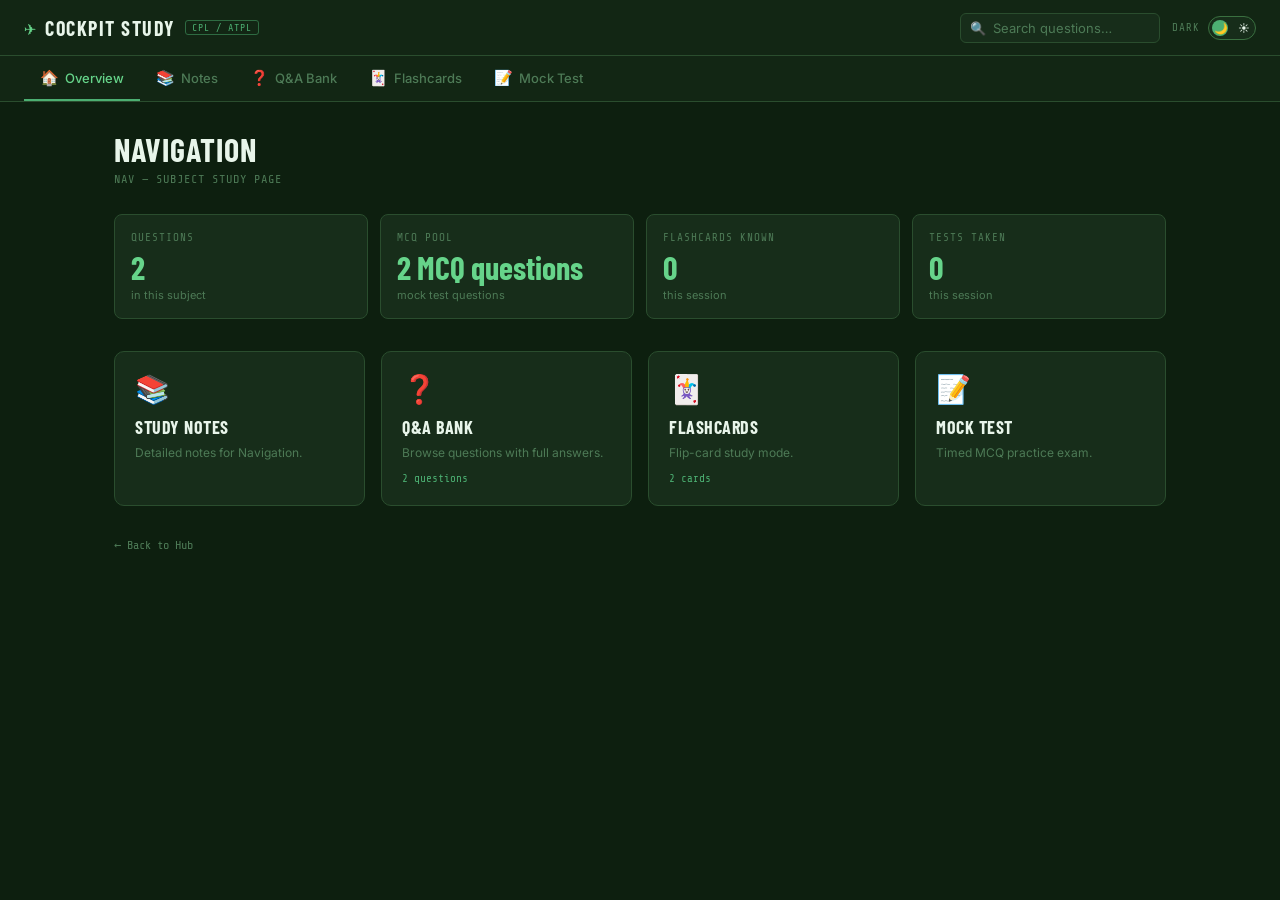
<file: nav/index.html>
<!DOCTYPE html>
<html lang="en" data-theme="dark">
<head>
<meta charset="UTF-8" /><meta name="viewport" content="width=device-width, initial-scale=1.0" />
<title>Navigation — Cockpit Study</title>
<link href="https://fonts.googleapis.com/css2?family=Share+Tech+Mono&family=Inter:wght@400;500;600&family=Barlow+Condensed:wght@600;700&display=swap" rel="stylesheet" />
<link rel="stylesheet" href="../data/style.css" />
</head>
<body>
<header class="topbar">
  <div class="topbar-brand">
    <div class="brand-icon">✈</div>
    <div class="brand-name">Cockpit Study</div>
    <div class="brand-tag">CPL / ATPL</div>
  </div>
  <div class="topbar-right">
    <div class="search-wrap">
      <span class="search-icon">🔍</span>
      <input type="text" id="globalSearch" placeholder="Search questions…" oninput="handleSearch(this.value)" />
    </div>
    <div class="theme-toggle" onclick="toggleTheme()" title="Toggle theme">
      <span class="theme-label" id="themeLabel">DARK</span>
      <div class="toggle-track">
        <div class="toggle-thumb"></div>
        <div class="toggle-icons"><span>🌙</span><span>☀️</span></div>
      </div>
    </div>
  </div>
</header>
<nav class="nav">
  <button class="nav-btn active" onclick="goPage('dashboard', this)"><span class="nav-icon">🏠</span> Overview</button>
  <button class="nav-btn" onclick="goPage('notes', this)"><span class="nav-icon">📚</span> Notes</button>
  <button class="nav-btn" onclick="goPage('qa', this)"><span class="nav-icon">❓</span> Q&A Bank</button>
  <button class="nav-btn" onclick="goPage('flash', this)"><span class="nav-icon">🃏</span> Flashcards</button>
  <button class="nav-btn" onclick="goPage('test', this)"><span class="nav-icon">📝</span> Mock Test</button>
</nav>
<main class="main">
<div class="page search-results-page" id="page-search">
  <div class="page-header"><div class="page-title">Search Results</div><div class="search-result-count" id="searchCount"></div></div>
  <div class="qa-list" id="searchList"></div>
</div>
<div class="page active" id="page-dashboard">
  <div class="dash-header"><div class="dash-title">Navigation</div><div class="dash-sub">NAV — SUBJECT STUDY PAGE</div></div>
  <div class="dash-stats">
    <div class="stat-card"><div class="stat-label">Questions</div><div class="stat-value" id="statTotal">0</div><div class="stat-sub">in this subject</div></div>
    <div class="stat-card"><div class="stat-label">MCQ Pool</div><div class="stat-value" id="mcTest">0</div><div class="stat-sub">mock test questions</div></div>
    <div class="stat-card"><div class="stat-label">Flashcards Known</div><div class="stat-value" id="statKnown">0</div><div class="stat-sub">this session</div></div>
    <div class="stat-card"><div class="stat-label">Tests Taken</div><div class="stat-value" id="statTests">0</div><div class="stat-sub">this session</div></div>
  </div>
  <div class="mode-cards">
    <div class="mode-card" onclick="goPage('notes',document.querySelector('[onclick*=\'notes\']'))"><div class="mode-card-icon">📚</div><div class="mode-card-title">Study Notes</div><div class="mode-card-desc">Detailed notes for Navigation.</div></div>
    <div class="mode-card" onclick="goPage('qa',document.querySelector('[onclick*=\'qa\']'))"><div class="mode-card-icon">❓</div><div class="mode-card-title">Q&amp;A Bank</div><div class="mode-card-desc">Browse questions with full answers.</div><div class="mode-card-count" id="mcQa"></div></div>
    <div class="mode-card" onclick="goPage('flash',document.querySelector('[onclick*=\'flash\']'))"><div class="mode-card-icon">🃏</div><div class="mode-card-title">Flashcards</div><div class="mode-card-desc">Flip-card study mode.</div><div class="mode-card-count" id="mcFlash"></div></div>
    <div class="mode-card" onclick="goPage('test',document.querySelector('[onclick*=\'test\']'))"><div class="mode-card-icon">📝</div><div class="mode-card-title">Mock Test</div><div class="mode-card-desc">Timed MCQ practice exam.</div></div>
  </div>
  <div style="margin-top:28px;"><a href="../" style="font-family:var(--mono);font-size:12px;color:var(--text-muted);text-decoration:none;">← Back to Hub</a></div>
</div>

<div class="page" id="page-notes">
  <div class="page-header"><div class="page-title">Study Notes</div><div class="page-sub">SELECT A SUBJECT TO READ NOTES</div></div>
  <div class="notes-grid">
    <div class="notes-sidebar" id="notesSidebar"></div>
    <div class="notes-content" id="notesContent">
      <div class="empty-state"><div class="empty-state-icon">📖</div><p>Select a subject from the left to view notes.</p></div>
    </div>
  </div>
</div>

<div class="page" id="page-qa">
  <div class="page-header"><div class="page-title">Q&amp;A Bank</div><div class="page-sub">CLICK A QUESTION TO REVEAL THE ANSWER</div></div>
  <div class="filter-bar" id="qaFilter"></div>
  <div class="qa-list" id="qaList"></div>
</div>

<div class="page" id="page-flash">
  <div class="page-header"><div class="page-title">Flashcards</div><div class="page-sub">CLICK THE CARD TO FLIP IT</div></div>
  <div class="flash-controls">
    <div class="filter-bar" id="flashFilter" style="margin-bottom:0;"></div>
    <div class="flash-progress-text" id="flashProgressText"></div>
  </div>
  <div class="flash-arena">
    <div class="flash-progress-bar"><div class="flash-progress-fill" id="flashBar"></div></div>
    <div class="flash-card-wrap" onclick="flipCard()">
      <div class="flash-card" id="flashCard">
        <div class="flash-face flash-front">
          <div class="flash-subject-badge" id="flashSubBadge"></div>
          <div class="flash-label">Question</div>
          <div class="flash-text" id="flashQ"></div>
          <div class="flash-tap-hint">tap to reveal answer</div>
        </div>
        <div class="flash-face flash-back">
          <div class="flash-label">Answer</div>
          <div class="flash-answer-text" id="flashA"></div>
        </div>
      </div>
    </div>
    <div class="flash-actions">
      <button class="flash-btn flash-btn-again" onclick="markCard(false)">↩ Review Again</button>
      <button class="flash-btn flash-btn-next" onclick="nextCard()">Skip →</button>
      <button class="flash-btn flash-btn-known" onclick="markCard(true)">✓ Known</button>
    </div>
  </div>
</div>

<div class="page" id="page-test">
  <div class="page-header"><div class="page-title">Mock Test</div><div class="page-sub">TIMED MCQ PRACTICE EXAM</div></div>
  <div class="test-setup" id="testSetup">
    <h2>Configure Test</h2>
    <div class="form-row"><label class="form-label">Subject</label><select class="form-select" id="testSubjectSelect"></select></div>
    <div class="form-row"><label class="form-label">Number of Questions</label>
      <select class="form-select" id="testNumQ">
        <option value="5">5 questions</option><option value="10" selected>10 questions</option>
        <option value="20">20 questions</option><option value="all">All available</option>
      </select>
    </div>
    <div class="form-row"><label class="form-label">Time per Question (seconds)</label>
      <select class="form-select" id="testTimeQ">
        <option value="0">No timer</option><option value="30">30 seconds</option>
        <option value="60" selected>60 seconds</option><option value="90">90 seconds</option><option value="120">2 minutes</option>
      </select>
    </div>
    <button class="start-btn" onclick="startTest()">Start Test →</button>
  </div>
  <div class="test-running" id="testRunning">
    <div class="test-header"><div class="test-meta" id="testMeta"></div><div class="test-timer" id="testTimer"></div></div>
    <div class="test-progress-bar"><div class="test-progress-fill" id="testBar"></div></div>
    <div class="test-question-card">
      <div class="test-qnum" id="testQNum"></div><div class="test-qtext" id="testQText"></div>
      <div class="test-options" id="testOptions"></div><div class="test-explanation" id="testExplanation"></div>
    </div>
    <div class="test-nav">
      <button class="test-nav-btn" onclick="endTestEarly()">End Test</button>
      <button class="test-nav-btn primary" id="testNextBtn" onclick="nextTestQ()" disabled>Next →</button>
    </div>
  </div>
  <div class="test-result" id="testResult">
    <div class="result-score" id="resultScore"></div><div class="result-label">SCORE</div>
    <div class="result-status" id="resultStatus"></div>
    <div class="result-breakdown">
      <div class="result-stat">Correct: <span id="resCorrect"></span></div>
      <div class="result-stat">Wrong: <span id="resWrong"></span></div>
      <div class="result-stat">Total: <span id="resTotal"></span></div>
    </div>
    <div style="margin-top:28px;"><button class="start-btn" style="max-width:220px;margin:0 auto;display:block;" onclick="resetTest()">Try Again</button></div>
  </div>
</div>
</main>
<script src="../data/questions.js"></script>
<script>
const SCOPE = { dataPage: "main", subjects: ["NAV"] };
</script>
<script src="../data/app.js"></script>
</body>
</html>
</file>
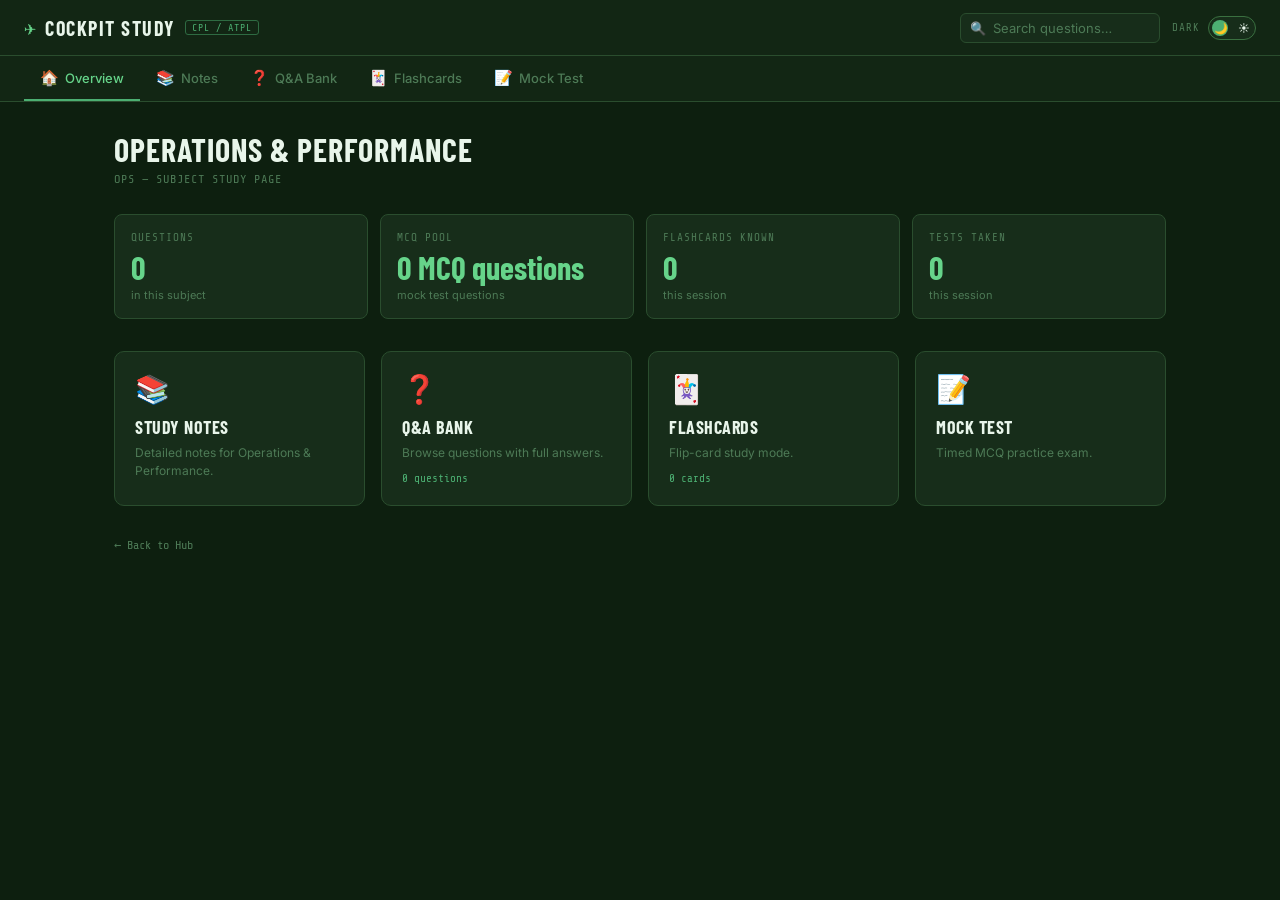
<file: ops/index.html>
<!DOCTYPE html>
<html lang="en" data-theme="dark">
<head>
<meta charset="UTF-8" /><meta name="viewport" content="width=device-width, initial-scale=1.0" />
<title>Operations & Performance — Cockpit Study</title>
<link href="https://fonts.googleapis.com/css2?family=Share+Tech+Mono&family=Inter:wght@400;500;600&family=Barlow+Condensed:wght@600;700&display=swap" rel="stylesheet" />
<link rel="stylesheet" href="../data/style.css" />
</head>
<body>
<header class="topbar">
  <div class="topbar-brand">
    <div class="brand-icon">✈</div>
    <div class="brand-name">Cockpit Study</div>
    <div class="brand-tag">CPL / ATPL</div>
  </div>
  <div class="topbar-right">
    <div class="search-wrap">
      <span class="search-icon">🔍</span>
      <input type="text" id="globalSearch" placeholder="Search questions…" oninput="handleSearch(this.value)" />
    </div>
    <div class="theme-toggle" onclick="toggleTheme()" title="Toggle theme">
      <span class="theme-label" id="themeLabel">DARK</span>
      <div class="toggle-track">
        <div class="toggle-thumb"></div>
        <div class="toggle-icons"><span>🌙</span><span>☀️</span></div>
      </div>
    </div>
  </div>
</header>
<nav class="nav">
  <button class="nav-btn active" onclick="goPage('dashboard', this)"><span class="nav-icon">🏠</span> Overview</button>
  <button class="nav-btn" onclick="goPage('notes', this)"><span class="nav-icon">📚</span> Notes</button>
  <button class="nav-btn" onclick="goPage('qa', this)"><span class="nav-icon">❓</span> Q&A Bank</button>
  <button class="nav-btn" onclick="goPage('flash', this)"><span class="nav-icon">🃏</span> Flashcards</button>
  <button class="nav-btn" onclick="goPage('test', this)"><span class="nav-icon">📝</span> Mock Test</button>
</nav>
<main class="main">
<div class="page search-results-page" id="page-search">
  <div class="page-header"><div class="page-title">Search Results</div><div class="search-result-count" id="searchCount"></div></div>
  <div class="qa-list" id="searchList"></div>
</div>
<div class="page active" id="page-dashboard">
  <div class="dash-header"><div class="dash-title">Operations & Performance</div><div class="dash-sub">OPS — SUBJECT STUDY PAGE</div></div>
  <div class="dash-stats">
    <div class="stat-card"><div class="stat-label">Questions</div><div class="stat-value" id="statTotal">0</div><div class="stat-sub">in this subject</div></div>
    <div class="stat-card"><div class="stat-label">MCQ Pool</div><div class="stat-value" id="mcTest">0</div><div class="stat-sub">mock test questions</div></div>
    <div class="stat-card"><div class="stat-label">Flashcards Known</div><div class="stat-value" id="statKnown">0</div><div class="stat-sub">this session</div></div>
    <div class="stat-card"><div class="stat-label">Tests Taken</div><div class="stat-value" id="statTests">0</div><div class="stat-sub">this session</div></div>
  </div>
  <div class="mode-cards">
    <div class="mode-card" onclick="goPage('notes',document.querySelector('[onclick*=\'notes\']'))"><div class="mode-card-icon">📚</div><div class="mode-card-title">Study Notes</div><div class="mode-card-desc">Detailed notes for Operations & Performance.</div></div>
    <div class="mode-card" onclick="goPage('qa',document.querySelector('[onclick*=\'qa\']'))"><div class="mode-card-icon">❓</div><div class="mode-card-title">Q&amp;A Bank</div><div class="mode-card-desc">Browse questions with full answers.</div><div class="mode-card-count" id="mcQa"></div></div>
    <div class="mode-card" onclick="goPage('flash',document.querySelector('[onclick*=\'flash\']'))"><div class="mode-card-icon">🃏</div><div class="mode-card-title">Flashcards</div><div class="mode-card-desc">Flip-card study mode.</div><div class="mode-card-count" id="mcFlash"></div></div>
    <div class="mode-card" onclick="goPage('test',document.querySelector('[onclick*=\'test\']'))"><div class="mode-card-icon">📝</div><div class="mode-card-title">Mock Test</div><div class="mode-card-desc">Timed MCQ practice exam.</div></div>
  </div>
  <div style="margin-top:28px;"><a href="../" style="font-family:var(--mono);font-size:12px;color:var(--text-muted);text-decoration:none;">← Back to Hub</a></div>
</div>

<div class="page" id="page-notes">
  <div class="page-header"><div class="page-title">Study Notes</div><div class="page-sub">SELECT A SUBJECT TO READ NOTES</div></div>
  <div class="notes-grid">
    <div class="notes-sidebar" id="notesSidebar"></div>
    <div class="notes-content" id="notesContent">
      <div class="empty-state"><div class="empty-state-icon">📖</div><p>Select a subject from the left to view notes.</p></div>
    </div>
  </div>
</div>

<div class="page" id="page-qa">
  <div class="page-header"><div class="page-title">Q&amp;A Bank</div><div class="page-sub">CLICK A QUESTION TO REVEAL THE ANSWER</div></div>
  <div class="filter-bar" id="qaFilter"></div>
  <div class="qa-list" id="qaList"></div>
</div>

<div class="page" id="page-flash">
  <div class="page-header"><div class="page-title">Flashcards</div><div class="page-sub">CLICK THE CARD TO FLIP IT</div></div>
  <div class="flash-controls">
    <div class="filter-bar" id="flashFilter" style="margin-bottom:0;"></div>
    <div class="flash-progress-text" id="flashProgressText"></div>
  </div>
  <div class="flash-arena">
    <div class="flash-progress-bar"><div class="flash-progress-fill" id="flashBar"></div></div>
    <div class="flash-card-wrap" onclick="flipCard()">
      <div class="flash-card" id="flashCard">
        <div class="flash-face flash-front">
          <div class="flash-subject-badge" id="flashSubBadge"></div>
          <div class="flash-label">Question</div>
          <div class="flash-text" id="flashQ"></div>
          <div class="flash-tap-hint">tap to reveal answer</div>
        </div>
        <div class="flash-face flash-back">
          <div class="flash-label">Answer</div>
          <div class="flash-answer-text" id="flashA"></div>
        </div>
      </div>
    </div>
    <div class="flash-actions">
      <button class="flash-btn flash-btn-again" onclick="markCard(false)">↩ Review Again</button>
      <button class="flash-btn flash-btn-next" onclick="nextCard()">Skip →</button>
      <button class="flash-btn flash-btn-known" onclick="markCard(true)">✓ Known</button>
    </div>
  </div>
</div>

<div class="page" id="page-test">
  <div class="page-header"><div class="page-title">Mock Test</div><div class="page-sub">TIMED MCQ PRACTICE EXAM</div></div>
  <div class="test-setup" id="testSetup">
    <h2>Configure Test</h2>
    <div class="form-row"><label class="form-label">Subject</label><select class="form-select" id="testSubjectSelect"></select></div>
    <div class="form-row"><label class="form-label">Number of Questions</label>
      <select class="form-select" id="testNumQ">
        <option value="5">5 questions</option><option value="10" selected>10 questions</option>
        <option value="20">20 questions</option><option value="all">All available</option>
      </select>
    </div>
    <div class="form-row"><label class="form-label">Time per Question (seconds)</label>
      <select class="form-select" id="testTimeQ">
        <option value="0">No timer</option><option value="30">30 seconds</option>
        <option value="60" selected>60 seconds</option><option value="90">90 seconds</option><option value="120">2 minutes</option>
      </select>
    </div>
    <button class="start-btn" onclick="startTest()">Start Test →</button>
  </div>
  <div class="test-running" id="testRunning">
    <div class="test-header"><div class="test-meta" id="testMeta"></div><div class="test-timer" id="testTimer"></div></div>
    <div class="test-progress-bar"><div class="test-progress-fill" id="testBar"></div></div>
    <div class="test-question-card">
      <div class="test-qnum" id="testQNum"></div><div class="test-qtext" id="testQText"></div>
      <div class="test-options" id="testOptions"></div><div class="test-explanation" id="testExplanation"></div>
    </div>
    <div class="test-nav">
      <button class="test-nav-btn" onclick="endTestEarly()">End Test</button>
      <button class="test-nav-btn primary" id="testNextBtn" onclick="nextTestQ()" disabled>Next →</button>
    </div>
  </div>
  <div class="test-result" id="testResult">
    <div class="result-score" id="resultScore"></div><div class="result-label">SCORE</div>
    <div class="result-status" id="resultStatus"></div>
    <div class="result-breakdown">
      <div class="result-stat">Correct: <span id="resCorrect"></span></div>
      <div class="result-stat">Wrong: <span id="resWrong"></span></div>
      <div class="result-stat">Total: <span id="resTotal"></span></div>
    </div>
    <div style="margin-top:28px;"><button class="start-btn" style="max-width:220px;margin:0 auto;display:block;" onclick="resetTest()">Try Again</button></div>
  </div>
</div>
</main>
<script src="../data/questions.js"></script>
<script>
const SCOPE = { dataPage: "main", subjects: ["OPS"] };
</script>
<script src="../data/app.js"></script>
</body>
</html>
</file>
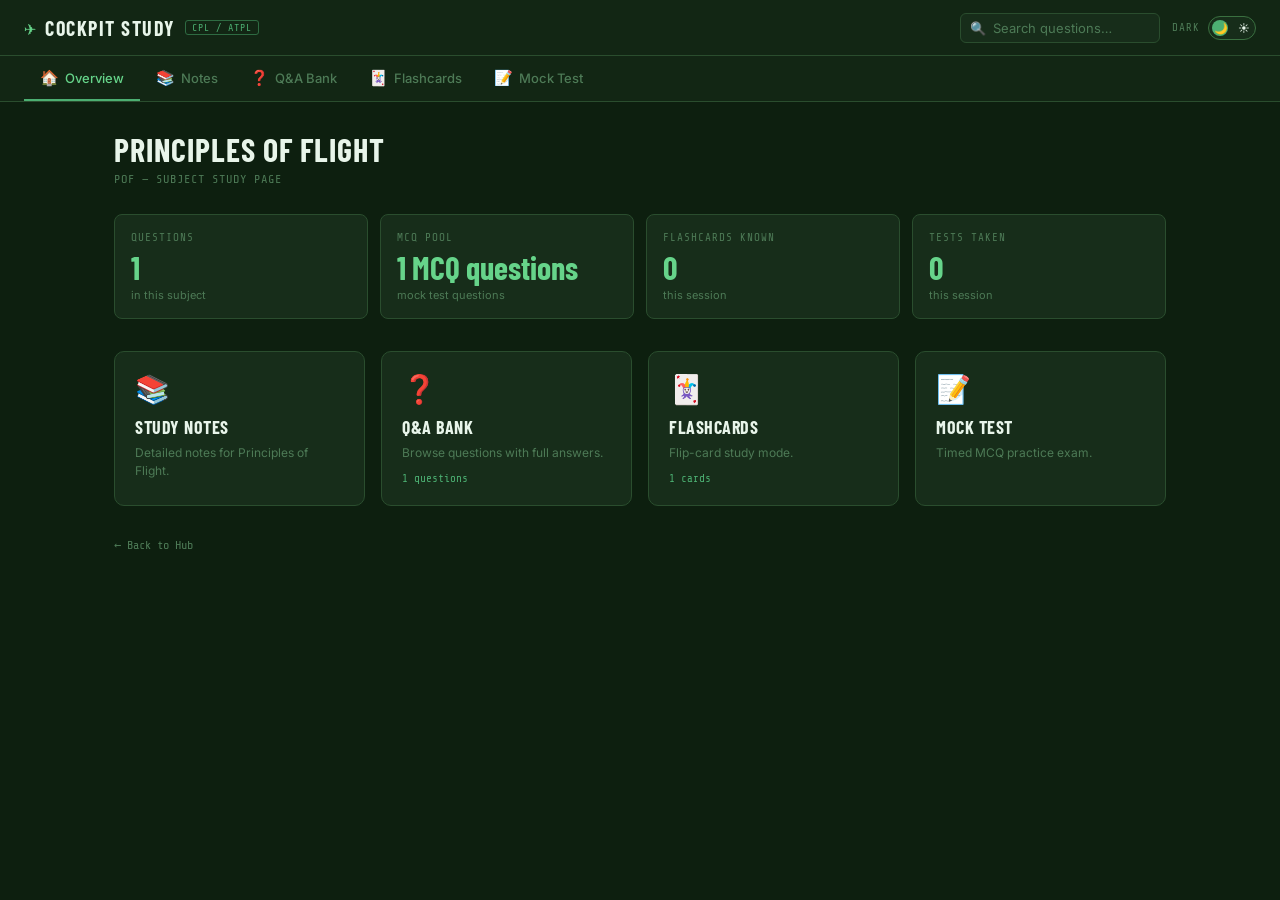
<file: pof/index.html>
<!DOCTYPE html>
<html lang="en" data-theme="dark">
<head>
<meta charset="UTF-8" /><meta name="viewport" content="width=device-width, initial-scale=1.0" />
<title>Principles of Flight — Cockpit Study</title>
<link href="https://fonts.googleapis.com/css2?family=Share+Tech+Mono&family=Inter:wght@400;500;600&family=Barlow+Condensed:wght@600;700&display=swap" rel="stylesheet" />
<link rel="stylesheet" href="../data/style.css" />
</head>
<body>
<header class="topbar">
  <div class="topbar-brand">
    <div class="brand-icon">✈</div>
    <div class="brand-name">Cockpit Study</div>
    <div class="brand-tag">CPL / ATPL</div>
  </div>
  <div class="topbar-right">
    <div class="search-wrap">
      <span class="search-icon">🔍</span>
      <input type="text" id="globalSearch" placeholder="Search questions…" oninput="handleSearch(this.value)" />
    </div>
    <div class="theme-toggle" onclick="toggleTheme()" title="Toggle theme">
      <span class="theme-label" id="themeLabel">DARK</span>
      <div class="toggle-track">
        <div class="toggle-thumb"></div>
        <div class="toggle-icons"><span>🌙</span><span>☀️</span></div>
      </div>
    </div>
  </div>
</header>
<nav class="nav">
  <button class="nav-btn active" onclick="goPage('dashboard', this)"><span class="nav-icon">🏠</span> Overview</button>
  <button class="nav-btn" onclick="goPage('notes', this)"><span class="nav-icon">📚</span> Notes</button>
  <button class="nav-btn" onclick="goPage('qa', this)"><span class="nav-icon">❓</span> Q&A Bank</button>
  <button class="nav-btn" onclick="goPage('flash', this)"><span class="nav-icon">🃏</span> Flashcards</button>
  <button class="nav-btn" onclick="goPage('test', this)"><span class="nav-icon">📝</span> Mock Test</button>
</nav>
<main class="main">
<div class="page search-results-page" id="page-search">
  <div class="page-header"><div class="page-title">Search Results</div><div class="search-result-count" id="searchCount"></div></div>
  <div class="qa-list" id="searchList"></div>
</div>
<div class="page active" id="page-dashboard">
  <div class="dash-header"><div class="dash-title">Principles of Flight</div><div class="dash-sub">POF — SUBJECT STUDY PAGE</div></div>
  <div class="dash-stats">
    <div class="stat-card"><div class="stat-label">Questions</div><div class="stat-value" id="statTotal">0</div><div class="stat-sub">in this subject</div></div>
    <div class="stat-card"><div class="stat-label">MCQ Pool</div><div class="stat-value" id="mcTest">0</div><div class="stat-sub">mock test questions</div></div>
    <div class="stat-card"><div class="stat-label">Flashcards Known</div><div class="stat-value" id="statKnown">0</div><div class="stat-sub">this session</div></div>
    <div class="stat-card"><div class="stat-label">Tests Taken</div><div class="stat-value" id="statTests">0</div><div class="stat-sub">this session</div></div>
  </div>
  <div class="mode-cards">
    <div class="mode-card" onclick="goPage('notes',document.querySelector('[onclick*=\'notes\']'))"><div class="mode-card-icon">📚</div><div class="mode-card-title">Study Notes</div><div class="mode-card-desc">Detailed notes for Principles of Flight.</div></div>
    <div class="mode-card" onclick="goPage('qa',document.querySelector('[onclick*=\'qa\']'))"><div class="mode-card-icon">❓</div><div class="mode-card-title">Q&amp;A Bank</div><div class="mode-card-desc">Browse questions with full answers.</div><div class="mode-card-count" id="mcQa"></div></div>
    <div class="mode-card" onclick="goPage('flash',document.querySelector('[onclick*=\'flash\']'))"><div class="mode-card-icon">🃏</div><div class="mode-card-title">Flashcards</div><div class="mode-card-desc">Flip-card study mode.</div><div class="mode-card-count" id="mcFlash"></div></div>
    <div class="mode-card" onclick="goPage('test',document.querySelector('[onclick*=\'test\']'))"><div class="mode-card-icon">📝</div><div class="mode-card-title">Mock Test</div><div class="mode-card-desc">Timed MCQ practice exam.</div></div>
  </div>
  <div style="margin-top:28px;"><a href="../" style="font-family:var(--mono);font-size:12px;color:var(--text-muted);text-decoration:none;">← Back to Hub</a></div>
</div>

<div class="page" id="page-notes">
  <div class="page-header"><div class="page-title">Study Notes</div><div class="page-sub">SELECT A SUBJECT TO READ NOTES</div></div>
  <div class="notes-grid">
    <div class="notes-sidebar" id="notesSidebar"></div>
    <div class="notes-content" id="notesContent">
      <div class="empty-state"><div class="empty-state-icon">📖</div><p>Select a subject from the left to view notes.</p></div>
    </div>
  </div>
</div>

<div class="page" id="page-qa">
  <div class="page-header"><div class="page-title">Q&amp;A Bank</div><div class="page-sub">CLICK A QUESTION TO REVEAL THE ANSWER</div></div>
  <div class="filter-bar" id="qaFilter"></div>
  <div class="qa-list" id="qaList"></div>
</div>

<div class="page" id="page-flash">
  <div class="page-header"><div class="page-title">Flashcards</div><div class="page-sub">CLICK THE CARD TO FLIP IT</div></div>
  <div class="flash-controls">
    <div class="filter-bar" id="flashFilter" style="margin-bottom:0;"></div>
    <div class="flash-progress-text" id="flashProgressText"></div>
  </div>
  <div class="flash-arena">
    <div class="flash-progress-bar"><div class="flash-progress-fill" id="flashBar"></div></div>
    <div class="flash-card-wrap" onclick="flipCard()">
      <div class="flash-card" id="flashCard">
        <div class="flash-face flash-front">
          <div class="flash-subject-badge" id="flashSubBadge"></div>
          <div class="flash-label">Question</div>
          <div class="flash-text" id="flashQ"></div>
          <div class="flash-tap-hint">tap to reveal answer</div>
        </div>
        <div class="flash-face flash-back">
          <div class="flash-label">Answer</div>
          <div class="flash-answer-text" id="flashA"></div>
        </div>
      </div>
    </div>
    <div class="flash-actions">
      <button class="flash-btn flash-btn-again" onclick="markCard(false)">↩ Review Again</button>
      <button class="flash-btn flash-btn-next" onclick="nextCard()">Skip →</button>
      <button class="flash-btn flash-btn-known" onclick="markCard(true)">✓ Known</button>
    </div>
  </div>
</div>

<div class="page" id="page-test">
  <div class="page-header"><div class="page-title">Mock Test</div><div class="page-sub">TIMED MCQ PRACTICE EXAM</div></div>
  <div class="test-setup" id="testSetup">
    <h2>Configure Test</h2>
    <div class="form-row"><label class="form-label">Subject</label><select class="form-select" id="testSubjectSelect"></select></div>
    <div class="form-row"><label class="form-label">Number of Questions</label>
      <select class="form-select" id="testNumQ">
        <option value="5">5 questions</option><option value="10" selected>10 questions</option>
        <option value="20">20 questions</option><option value="all">All available</option>
      </select>
    </div>
    <div class="form-row"><label class="form-label">Time per Question (seconds)</label>
      <select class="form-select" id="testTimeQ">
        <option value="0">No timer</option><option value="30">30 seconds</option>
        <option value="60" selected>60 seconds</option><option value="90">90 seconds</option><option value="120">2 minutes</option>
      </select>
    </div>
    <button class="start-btn" onclick="startTest()">Start Test →</button>
  </div>
  <div class="test-running" id="testRunning">
    <div class="test-header"><div class="test-meta" id="testMeta"></div><div class="test-timer" id="testTimer"></div></div>
    <div class="test-progress-bar"><div class="test-progress-fill" id="testBar"></div></div>
    <div class="test-question-card">
      <div class="test-qnum" id="testQNum"></div><div class="test-qtext" id="testQText"></div>
      <div class="test-options" id="testOptions"></div><div class="test-explanation" id="testExplanation"></div>
    </div>
    <div class="test-nav">
      <button class="test-nav-btn" onclick="endTestEarly()">End Test</button>
      <button class="test-nav-btn primary" id="testNextBtn" onclick="nextTestQ()" disabled>Next →</button>
    </div>
  </div>
  <div class="test-result" id="testResult">
    <div class="result-score" id="resultScore"></div><div class="result-label">SCORE</div>
    <div class="result-status" id="resultStatus"></div>
    <div class="result-breakdown">
      <div class="result-stat">Correct: <span id="resCorrect"></span></div>
      <div class="result-stat">Wrong: <span id="resWrong"></span></div>
      <div class="result-stat">Total: <span id="resTotal"></span></div>
    </div>
    <div style="margin-top:28px;"><button class="start-btn" style="max-width:220px;margin:0 auto;display:block;" onclick="resetTest()">Try Again</button></div>
  </div>
</div>
</main>
<script src="../data/questions.js"></script>
<script>
const SCOPE = { dataPage: "main", subjects: ["POF"] };
</script>
<script src="../data/app.js"></script>
</body>
</html>
</file>
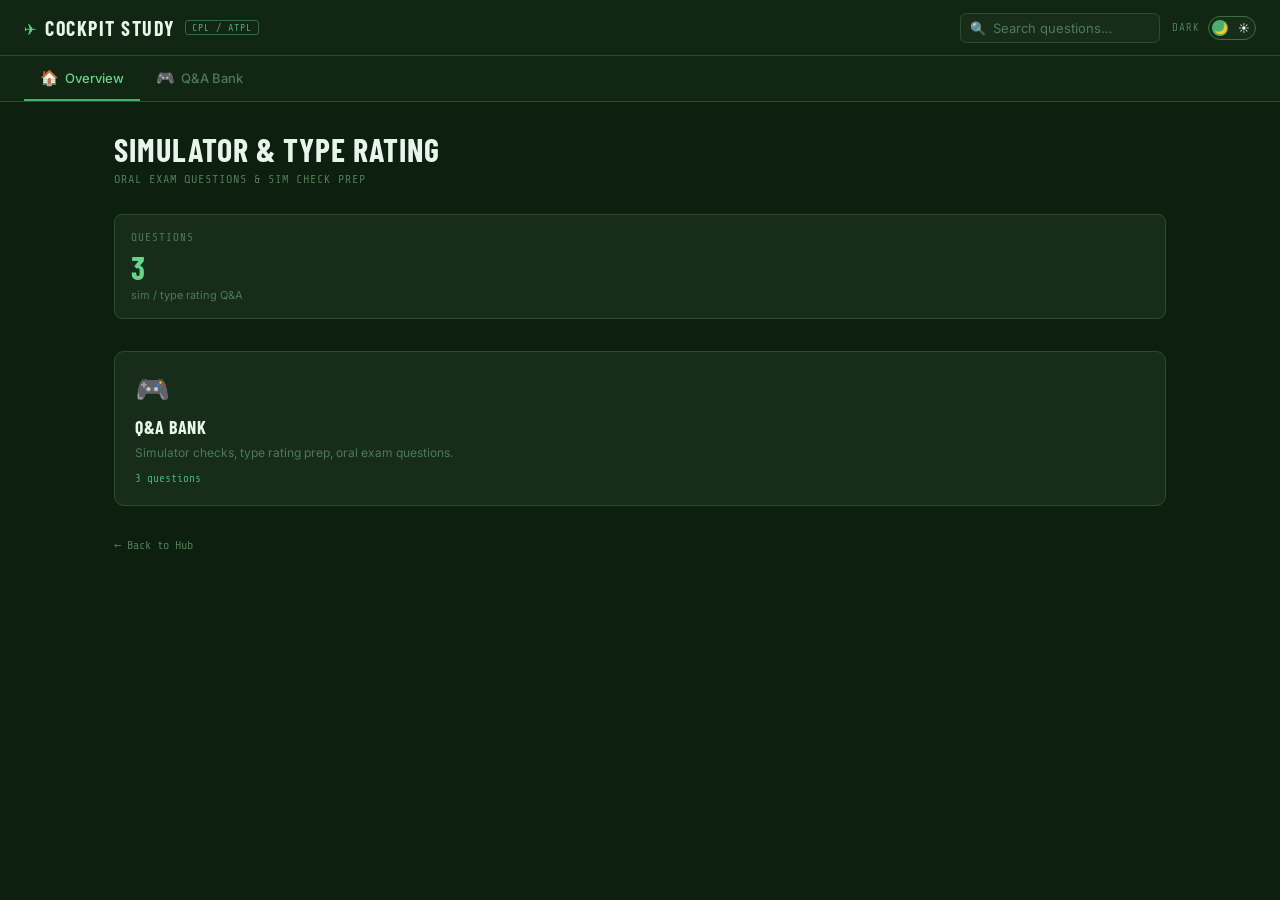
<file: sim/index.html>
<!DOCTYPE html>
<html lang="en" data-theme="dark">
<head>
<meta charset="UTF-8" /><meta name="viewport" content="width=device-width, initial-scale=1.0" />
<title>Simulator & Type Rating — Cockpit Study</title>
<link href="https://fonts.googleapis.com/css2?family=Share+Tech+Mono&family=Inter:wght@400;500;600&family=Barlow+Condensed:wght@600;700&display=swap" rel="stylesheet" />
<link rel="stylesheet" href="../data/style.css" />
</head>
<body>
<header class="topbar">
  <div class="topbar-brand">
    <div class="brand-icon">✈</div>
    <div class="brand-name">Cockpit Study</div>
    <div class="brand-tag">CPL / ATPL</div>
  </div>
  <div class="topbar-right">
    <div class="search-wrap">
      <span class="search-icon">🔍</span>
      <input type="text" id="globalSearch" placeholder="Search questions…" oninput="handleSearch(this.value)" />
    </div>
    <div class="theme-toggle" onclick="toggleTheme()" title="Toggle theme">
      <span class="theme-label" id="themeLabel">DARK</span>
      <div class="toggle-track">
        <div class="toggle-thumb"></div>
        <div class="toggle-icons"><span>🌙</span><span>☀️</span></div>
      </div>
    </div>
  </div>
</header>
<nav class="nav">
  <button class="nav-btn active" onclick="goPage('dashboard', this)"><span class="nav-icon">🏠</span> Overview</button>
  <button class="nav-btn" onclick="goPage('sim', this)"><span class="nav-icon">🎮</span> Q&A Bank</button>
</nav>
<main class="main">
<div class="page search-results-page" id="page-search">
  <div class="page-header"><div class="page-title">Search Results</div><div class="search-result-count" id="searchCount"></div></div>
  <div class="qa-list" id="searchList"></div>
</div>
<div class="page active" id="page-dashboard">
  <div class="dash-header"><div class="dash-title">Simulator &amp; Type Rating</div><div class="dash-sub">ORAL EXAM QUESTIONS &amp; SIM CHECK PREP</div></div>
  <div class="dash-stats"><div class="stat-card"><div class="stat-label">Questions</div><div class="stat-value" id="statTotal">0</div><div class="stat-sub">sim / type rating Q&amp;A</div></div></div>
  <div class="mode-cards"><div class="mode-card" onclick="goPage('sim',document.querySelector('[onclick*=\'sim\']'))"><div class="mode-card-icon">🎮</div><div class="mode-card-title">Q&amp;A Bank</div><div class="mode-card-desc">Simulator checks, type rating prep, oral exam questions.</div><div class="mode-card-count" id="mcSim"></div></div></div>
  <div style="margin-top:28px;"><a href="../" style="font-family:var(--mono);font-size:12px;color:var(--text-muted);text-decoration:none;">← Back to Hub</a></div>
</div>

<div class="page" id="page-sim">
  <div class="page-header"><div class="page-title">Simulator &amp; Type Rating</div><div class="page-sub">ORAL EXAM QUESTIONS &amp; SIM CHECK PREP</div></div>
  <div class="filter-bar" id="simFilter"></div>
  <div class="qa-list" id="simList"></div>
</div>
</main>
<script src="../data/questions.js"></script>
<script>
const SCOPE = { dataPage: "sim", subjects: "ALL" };
</script>
<script src="../data/app.js"></script>
</body>
</html>
</file>
<file: data/style.css>
/* ─── THEME VARIABLES ─── */
:root {
  --bg-primary: #0d1f0f;
  --bg-secondary: #122614;
  --bg-card: #172d1a;
  --bg-hover: #1d3820;
  --border: #2a4d2e;
  --border-bright: #3a7040;
  --accent: #4caf72;
  --accent-bright: #66d48a;
  --accent-dim: #2e6b42;
  --text-primary: #e8f5ea;
  --text-secondary: #8fba97;
  --text-muted: #4d7a56;
  --amber: #f0b429;
  --amber-dim: #7a5a0e;
  --red: #e05252;
  --green-pass: #4caf72;
  --mono: 'Share Tech Mono', monospace;
  --sans: 'Inter', sans-serif;
  --cond: 'Barlow Condensed', sans-serif;
}
[data-theme="light"] {
  --bg-primary: #f0f7f1;
  --bg-secondary: #e2f0e4;
  --bg-card: #ffffff;
  --bg-hover: #d4ebd7;
  --border: #b2d4b8;
  --border-bright: #4caf72;
  --accent: #2d7a47;
  --accent-bright: #1d5c34;
  --accent-dim: #b8dfc2;
  --text-primary: #0d2410;
  --text-secondary: #2d6b3a;
  --text-muted: #7aaa84;
  --amber: #b07800;
  --amber-dim: #fde9a8;
  --red: #c0392b;
  --green-pass: #2d7a47;
  --mono: 'Share Tech Mono', monospace;
}

/* ─── RESET & BASE ─── */
*, *::before, *::after { box-sizing: border-box; margin: 0; padding: 0; }
html { font-size: 15px; }
body {
  font-family: var(--sans);
  background: var(--bg-primary);
  color: var(--text-primary);
  min-height: 100vh;
  transition: background 0.25s, color 0.25s;
}
button { cursor: pointer; font-family: var(--sans); }
input, textarea, select { font-family: var(--sans); }

/* ─── TOPBAR ─── */
.topbar {
  position: sticky; top: 0; z-index: 100;
  background: var(--bg-secondary);
  border-bottom: 1px solid var(--border);
  display: flex; align-items: center; justify-content: space-between;
  padding: 0 24px; height: 56px;
}
.topbar-brand { display: flex; align-items: center; gap: 10px; }
.brand-icon { font-family: var(--mono); font-size: 20px; color: var(--accent-bright); letter-spacing: -1px; }
.brand-name { font-family: var(--cond); font-size: 20px; font-weight: 700; color: var(--text-primary); letter-spacing: 1.5px; text-transform: uppercase; }
.brand-tag { font-family: var(--mono); font-size: 10px; color: var(--accent); border: 1px solid var(--accent-dim); padding: 1px 6px; border-radius: 3px; letter-spacing: 1px; }
.topbar-right { display: flex; align-items: center; gap: 12px; }

/* Theme toggle */
.theme-toggle { display: flex; align-items: center; gap: 8px; }
.theme-label { font-size: 11px; font-family: var(--mono); color: var(--text-muted); letter-spacing: 1px; }
.toggle-track { width: 48px; height: 24px; background: var(--bg-card); border: 1px solid var(--border-bright); border-radius: 12px; position: relative; cursor: pointer; transition: background 0.2s; }
.toggle-track:hover { background: var(--bg-hover); }
.toggle-thumb { position: absolute; top: 3px; left: 3px; width: 16px; height: 16px; border-radius: 50%; background: var(--accent); transition: transform 0.2s, background 0.2s; }
[data-theme="light"] .toggle-thumb { transform: translateX(24px); background: var(--accent-bright); }
.toggle-icons { position: absolute; top: 0; left: 0; width: 100%; height: 100%; display: flex; align-items: center; justify-content: space-between; padding: 0 5px; pointer-events: none; font-size: 11px; }

/* Search bar */
.search-wrap { position: relative; }
.search-wrap input { background: var(--bg-card); border: 1px solid var(--border); border-radius: 6px; color: var(--text-primary); padding: 6px 12px 6px 32px; font-size: 13px; width: 200px; outline: none; transition: border-color 0.2s, width 0.2s; }
.search-wrap input:focus { border-color: var(--accent); width: 260px; }
.search-wrap input::placeholder { color: var(--text-muted); }
.search-icon { position: absolute; left: 10px; top: 50%; transform: translateY(-50%); color: var(--text-muted); font-size: 13px; pointer-events: none; }

/* ─── NAV ─── */
.nav { background: var(--bg-secondary); border-bottom: 1px solid var(--border); display: flex; overflow-x: auto; padding: 0 24px; scrollbar-width: none; }
.nav::-webkit-scrollbar { display: none; }
.nav-btn { display: flex; align-items: center; gap: 6px; padding: 12px 16px; border: none; background: transparent; color: var(--text-muted); font-size: 13px; font-weight: 500; border-bottom: 2px solid transparent; white-space: nowrap; transition: color 0.15s, border-color 0.15s; }
.nav-btn:hover { color: var(--text-secondary); }
.nav-btn.active { color: var(--accent-bright); border-bottom-color: var(--accent); }
.nav-btn .nav-icon { font-size: 15px; }

/* ─── MAIN ─── */
.main { max-width: 1100px; margin: 0 auto; padding: 28px 24px; }
.page { display: none; }
.page.active { display: block; }

/* ─── SUBJECT FILTER ─── */
.filter-bar { display: flex; flex-wrap: wrap; gap: 8px; margin-bottom: 24px; }
.filter-chip { padding: 5px 14px; border: 1px solid var(--border); border-radius: 20px; background: transparent; color: var(--text-secondary); font-size: 12px; font-family: var(--mono); letter-spacing: 0.5px; transition: all 0.15s; }
.filter-chip:hover { border-color: var(--accent); color: var(--accent); }
.filter-chip.active { background: var(--accent); border-color: var(--accent); color: var(--bg-primary); font-weight: 600; }

/* ─── DASHBOARD ─── */
.dash-header { margin-bottom: 28px; }
.dash-title { font-family: var(--cond); font-size: 32px; font-weight: 700; color: var(--text-primary); letter-spacing: 1px; text-transform: uppercase; }
.dash-sub { font-family: var(--mono); font-size: 12px; color: var(--text-muted); margin-top: 4px; letter-spacing: 1px; }
.dash-stats { display: grid; grid-template-columns: repeat(auto-fit, minmax(160px, 1fr)); gap: 12px; margin-bottom: 32px; }
.stat-card { background: var(--bg-card); border: 1px solid var(--border); border-radius: 8px; padding: 16px; }
.stat-label { font-family: var(--mono); font-size: 11px; color: var(--text-muted); letter-spacing: 1px; text-transform: uppercase; }
.stat-value { font-family: var(--cond); font-size: 32px; font-weight: 700; color: var(--accent-bright); margin-top: 4px; }
.stat-sub { font-size: 11px; color: var(--text-muted); margin-top: 2px; }

.mode-cards { display: grid; grid-template-columns: repeat(auto-fit, minmax(220px, 1fr)); gap: 16px; }
.mode-card { background: var(--bg-card); border: 1px solid var(--border); border-radius: 10px; padding: 20px; cursor: pointer; transition: border-color 0.15s, background 0.15s, transform 0.1s; }
.mode-card:hover { border-color: var(--accent); background: var(--bg-hover); transform: translateY(-2px); }
.mode-card-icon { font-size: 28px; margin-bottom: 10px; }
.mode-card-title { font-family: var(--cond); font-size: 18px; font-weight: 700; color: var(--text-primary); text-transform: uppercase; letter-spacing: 0.5px; }
.mode-card-desc { font-size: 12px; color: var(--text-muted); margin-top: 6px; line-height: 1.5; }
.mode-card-count { font-family: var(--mono); font-size: 11px; color: var(--accent); margin-top: 10px; }

/* ─── Q&A BANK ─── */
.qa-list { display: flex; flex-direction: column; gap: 10px; }
.qa-card { background: var(--bg-card); border: 1px solid var(--border); border-radius: 8px; overflow: hidden; transition: border-color 0.15s; }
.qa-card:hover { border-color: var(--border-bright); }
.qa-question { display: flex; align-items: flex-start; justify-content: space-between; padding: 14px 16px; cursor: pointer; gap: 12px; }
.qa-q-text { font-size: 14px; font-weight: 500; line-height: 1.5; flex: 1; }
.qa-subject-badge { font-family: var(--mono); font-size: 10px; letter-spacing: 1px; padding: 2px 8px; border-radius: 3px; background: var(--accent-dim); color: var(--accent-bright); white-space: nowrap; flex-shrink: 0; }
[data-theme="light"] .qa-subject-badge { background: var(--accent-dim); color: var(--accent-bright); }
.qa-toggle-icon { color: var(--text-muted); font-size: 16px; flex-shrink: 0; transition: transform 0.2s; }
.qa-card.open .qa-toggle-icon { transform: rotate(180deg); }
.qa-answer { display: none; padding: 0 16px 16px; font-size: 13px; line-height: 1.7; color: var(--text-secondary); border-top: 1px solid var(--border); padding-top: 14px; }
.qa-card.open .qa-answer { display: block; }
.qa-topic { font-family: var(--mono); font-size: 10px; color: var(--text-muted); margin-bottom: 6px; letter-spacing: 0.5px; }

/* ─── FLASHCARDS ─── */
.flash-controls { display: flex; align-items: center; gap: 12px; margin-bottom: 24px; flex-wrap: wrap; }
.flash-progress-text { font-family: var(--mono); font-size: 12px; color: var(--text-muted); margin-left: auto; }
.flash-arena { display: flex; flex-direction: column; align-items: center; gap: 24px; }
.flash-card-wrap { width: 100%; max-width: 620px; perspective: 1200px; cursor: pointer; }
.flash-card { width: 100%; height: 260px; position: relative; transform-style: preserve-3d; transition: transform 0.45s cubic-bezier(.4,0,.2,1); }
.flash-card.flipped { transform: rotateY(180deg); }
.flash-face { position: absolute; inset: 0; backface-visibility: hidden; border-radius: 12px; display: flex; flex-direction: column; align-items: center; justify-content: center; padding: 32px; text-align: center; }
.flash-front { background: var(--bg-card); border: 1px solid var(--border-bright); }
.flash-back { background: var(--bg-secondary); border: 1px solid var(--accent); transform: rotateY(180deg); }
.flash-label { font-family: var(--mono); font-size: 11px; color: var(--text-muted); letter-spacing: 1px; text-transform: uppercase; margin-bottom: 14px; }
.flash-text { font-size: 16px; font-weight: 500; line-height: 1.6; color: var(--text-primary); }
.flash-answer-text { font-size: 14px; color: var(--text-secondary); line-height: 1.7; }
.flash-tap-hint { font-family: var(--mono); font-size: 11px; color: var(--text-muted); margin-top: 16px; }
.flash-actions { display: flex; gap: 12px; }
.flash-btn { padding: 10px 28px; border-radius: 6px; border: 1px solid; font-size: 13px; font-weight: 600; transition: all 0.15s; }
.flash-btn-known { border-color: var(--green-pass); color: var(--green-pass); background: transparent; }
.flash-btn-known:hover { background: var(--green-pass); color: var(--bg-primary); }
.flash-btn-again { border-color: var(--amber); color: var(--amber); background: transparent; }
.flash-btn-again:hover { background: var(--amber); color: var(--bg-primary); }
.flash-btn-next { border-color: var(--border-bright); color: var(--text-secondary); background: transparent; }
.flash-btn-next:hover { border-color: var(--accent); color: var(--accent); }
.flash-progress-bar { width: 100%; max-width: 620px; height: 4px; background: var(--bg-card); border-radius: 2px; overflow: hidden; }
.flash-progress-fill { height: 100%; background: var(--accent); border-radius: 2px; transition: width 0.3s; }
.flash-subject-badge { font-family: var(--mono); font-size: 10px; color: var(--accent); letter-spacing: 1px; margin-bottom: 6px; }

/* ─── MOCK TEST ─── */
.test-setup { background: var(--bg-card); border: 1px solid var(--border); border-radius: 10px; padding: 28px; max-width: 500px; }
.test-setup h2 { font-family: var(--cond); font-size: 22px; font-weight: 700; text-transform: uppercase; letter-spacing: 1px; margin-bottom: 20px; }
.form-row { margin-bottom: 16px; }
.form-label { font-family: var(--mono); font-size: 11px; color: var(--text-muted); letter-spacing: 1px; text-transform: uppercase; margin-bottom: 6px; display: block; }
.form-select, .form-input { width: 100%; background: var(--bg-secondary); border: 1px solid var(--border); border-radius: 6px; color: var(--text-primary); padding: 9px 12px; font-size: 13px; outline: none; transition: border-color 0.15s; }
.form-select:focus, .form-input:focus { border-color: var(--accent); }
.start-btn { width: 100%; padding: 12px; background: var(--accent); border: none; border-radius: 6px; color: var(--bg-primary); font-size: 14px; font-weight: 700; font-family: var(--cond); letter-spacing: 1px; text-transform: uppercase; transition: background 0.15s; }
.start-btn:hover { background: var(--accent-bright); }
.test-running { display: none; }
.test-header { display: flex; align-items: center; justify-content: space-between; margin-bottom: 20px; }
.test-meta { font-family: var(--mono); font-size: 12px; color: var(--text-muted); }
.test-timer { font-family: var(--mono); font-size: 20px; color: var(--amber); letter-spacing: 2px; }
.test-timer.warning { color: var(--red); animation: blink 1s infinite; }
@keyframes blink { 50% { opacity: 0.5; } }
.test-progress-bar { height: 3px; background: var(--bg-card); border-radius: 2px; margin-bottom: 24px; }
.test-progress-fill { height: 100%; background: var(--accent); border-radius: 2px; transition: width 0.3s; }
.test-question-card { background: var(--bg-card); border: 1px solid var(--border); border-radius: 10px; padding: 24px; margin-bottom: 16px; }
.test-qnum { font-family: var(--mono); font-size: 11px; color: var(--text-muted); margin-bottom: 10px; letter-spacing: 1px; }
.test-qtext { font-size: 15px; font-weight: 500; line-height: 1.6; margin-bottom: 20px; }
.test-options { display: flex; flex-direction: column; gap: 8px; }
.test-option { padding: 11px 16px; border: 1px solid var(--border); border-radius: 6px; cursor: pointer; font-size: 13px; line-height: 1.5; transition: all 0.15s; background: transparent; color: var(--text-primary); text-align: left; }
.test-option:hover:not(:disabled) { border-color: var(--accent); color: var(--accent); }
.test-option.correct { border-color: var(--green-pass); background: rgba(76,175,114,0.12); color: var(--green-pass); }
.test-option.wrong { border-color: var(--red); background: rgba(224,82,82,0.12); color: var(--red); }
.test-option:disabled { cursor: default; }
.test-explanation { display: none; margin-top: 14px; padding: 12px; background: var(--bg-secondary); border-radius: 6px; font-size: 13px; color: var(--text-secondary); line-height: 1.6; border-left: 3px solid var(--accent); }
.test-nav { display: flex; gap: 10px; justify-content: flex-end; }
.test-nav-btn { padding: 9px 20px; border-radius: 6px; border: 1px solid var(--border-bright); background: transparent; color: var(--text-secondary); font-size: 13px; font-weight: 500; transition: all 0.15s; }
.test-nav-btn:hover { border-color: var(--accent); color: var(--accent); }
.test-nav-btn.primary { background: var(--accent); border-color: var(--accent); color: var(--bg-primary); font-weight: 700; }
.test-nav-btn.primary:hover { background: var(--accent-bright); }
.test-result { display: none; text-align: center; padding: 40px 20px; }
.result-score { font-family: var(--cond); font-size: 72px; font-weight: 700; color: var(--accent-bright); line-height: 1; }
.result-label { font-family: var(--mono); font-size: 12px; color: var(--text-muted); letter-spacing: 1px; margin-top: 6px; }
.result-status { font-family: var(--cond); font-size: 22px; font-weight: 700; letter-spacing: 2px; text-transform: uppercase; margin-top: 16px; }
.result-breakdown { display: flex; gap: 24px; justify-content: center; margin-top: 20px; }
.result-stat { font-family: var(--mono); font-size: 12px; color: var(--text-muted); }
.result-stat span { color: var(--text-primary); font-weight: 600; }

/* ─── NOTES ─── */
.notes-grid { display: grid; grid-template-columns: 220px 1fr; gap: 20px; }
.notes-sidebar { display: flex; flex-direction: column; gap: 6px; }
.notes-subject-btn { padding: 10px 14px; border-radius: 6px; border: 1px solid var(--border); background: transparent; color: var(--text-secondary); font-size: 13px; text-align: left; transition: all 0.15s; display: flex; align-items: center; gap: 8px; }
.notes-subject-btn:hover { border-color: var(--accent); color: var(--accent); }
.notes-subject-btn.active { background: var(--accent); border-color: var(--accent); color: var(--bg-primary); }
.notes-subject-btn .subj-code { font-family: var(--mono); font-size: 11px; font-weight: 700; }
.notes-content { background: var(--bg-card); border: 1px solid var(--border); border-radius: 10px; padding: 28px; min-height: 400px; }
.notes-content h2 { font-family: var(--cond); font-size: 24px; font-weight: 700; color: var(--text-primary); text-transform: uppercase; letter-spacing: 1px; margin-bottom: 20px; padding-bottom: 12px; border-bottom: 1px solid var(--border); }
.notes-content h3 { font-family: var(--cond); font-size: 17px; font-weight: 700; color: var(--accent); margin: 20px 0 10px; text-transform: uppercase; letter-spacing: 0.5px; }
.notes-content p { font-size: 14px; line-height: 1.75; color: var(--text-secondary); margin-bottom: 10px; }
.notes-content ul { padding-left: 20px; margin-bottom: 12px; }
.notes-content ul li { font-size: 14px; color: var(--text-secondary); line-height: 1.7; margin-bottom: 4px; }
.notes-content strong { color: var(--text-primary); font-weight: 600; }
.notes-content .formula-box { background: var(--bg-secondary); border: 1px solid var(--border); border-left: 3px solid var(--accent); border-radius: 6px; padding: 12px 16px; margin: 12px 0; font-family: var(--mono); font-size: 13px; color: var(--accent-bright); }
.notes-content table { width: 100%; border-collapse: collapse; margin: 12px 0; }
.notes-content th { background: var(--bg-secondary); font-family: var(--mono); font-size: 11px; color: var(--text-muted); letter-spacing: 1px; text-transform: uppercase; padding: 8px 12px; text-align: left; border: 1px solid var(--border); }
.notes-content td { padding: 8px 12px; font-size: 13px; color: var(--text-secondary); border: 1px solid var(--border); }
.notes-content tr:nth-child(even) td { background: var(--bg-secondary); }

/* ─── SEARCH RESULTS ─── */
.search-results-page { display: none; }
.search-results-page.active { display: block; }
.search-result-count { font-family: var(--mono); font-size: 12px; color: var(--text-muted); margin-bottom: 16px; letter-spacing: 0.5px; }
mark { background: rgba(76,175,114,0.25); color: var(--accent-bright); border-radius: 2px; padding: 0 2px; }

/* ─── PAGE HEADER ─── */
.page-header { margin-bottom: 24px; }
.page-title { font-family: var(--cond); font-size: 26px; font-weight: 700; text-transform: uppercase; letter-spacing: 1px; }
.page-sub { font-family: var(--mono); font-size: 11px; color: var(--text-muted); margin-top: 4px; letter-spacing: 0.5px; }

/* ─── EMPTY STATE ─── */
.empty-state { text-align: center; padding: 60px 20px; color: var(--text-muted); }
.empty-state-icon { font-size: 40px; margin-bottom: 12px; }
.empty-state p { font-size: 14px; }

/* ─── RESPONSIVE ─── */
@media (max-width: 700px) {
  .notes-grid { grid-template-columns: 1fr; }
  .topbar { padding: 0 14px; }
  .main { padding: 16px 14px; }
  .search-wrap input { width: 140px; }
  .search-wrap input:focus { width: 180px; }
}
</file>
